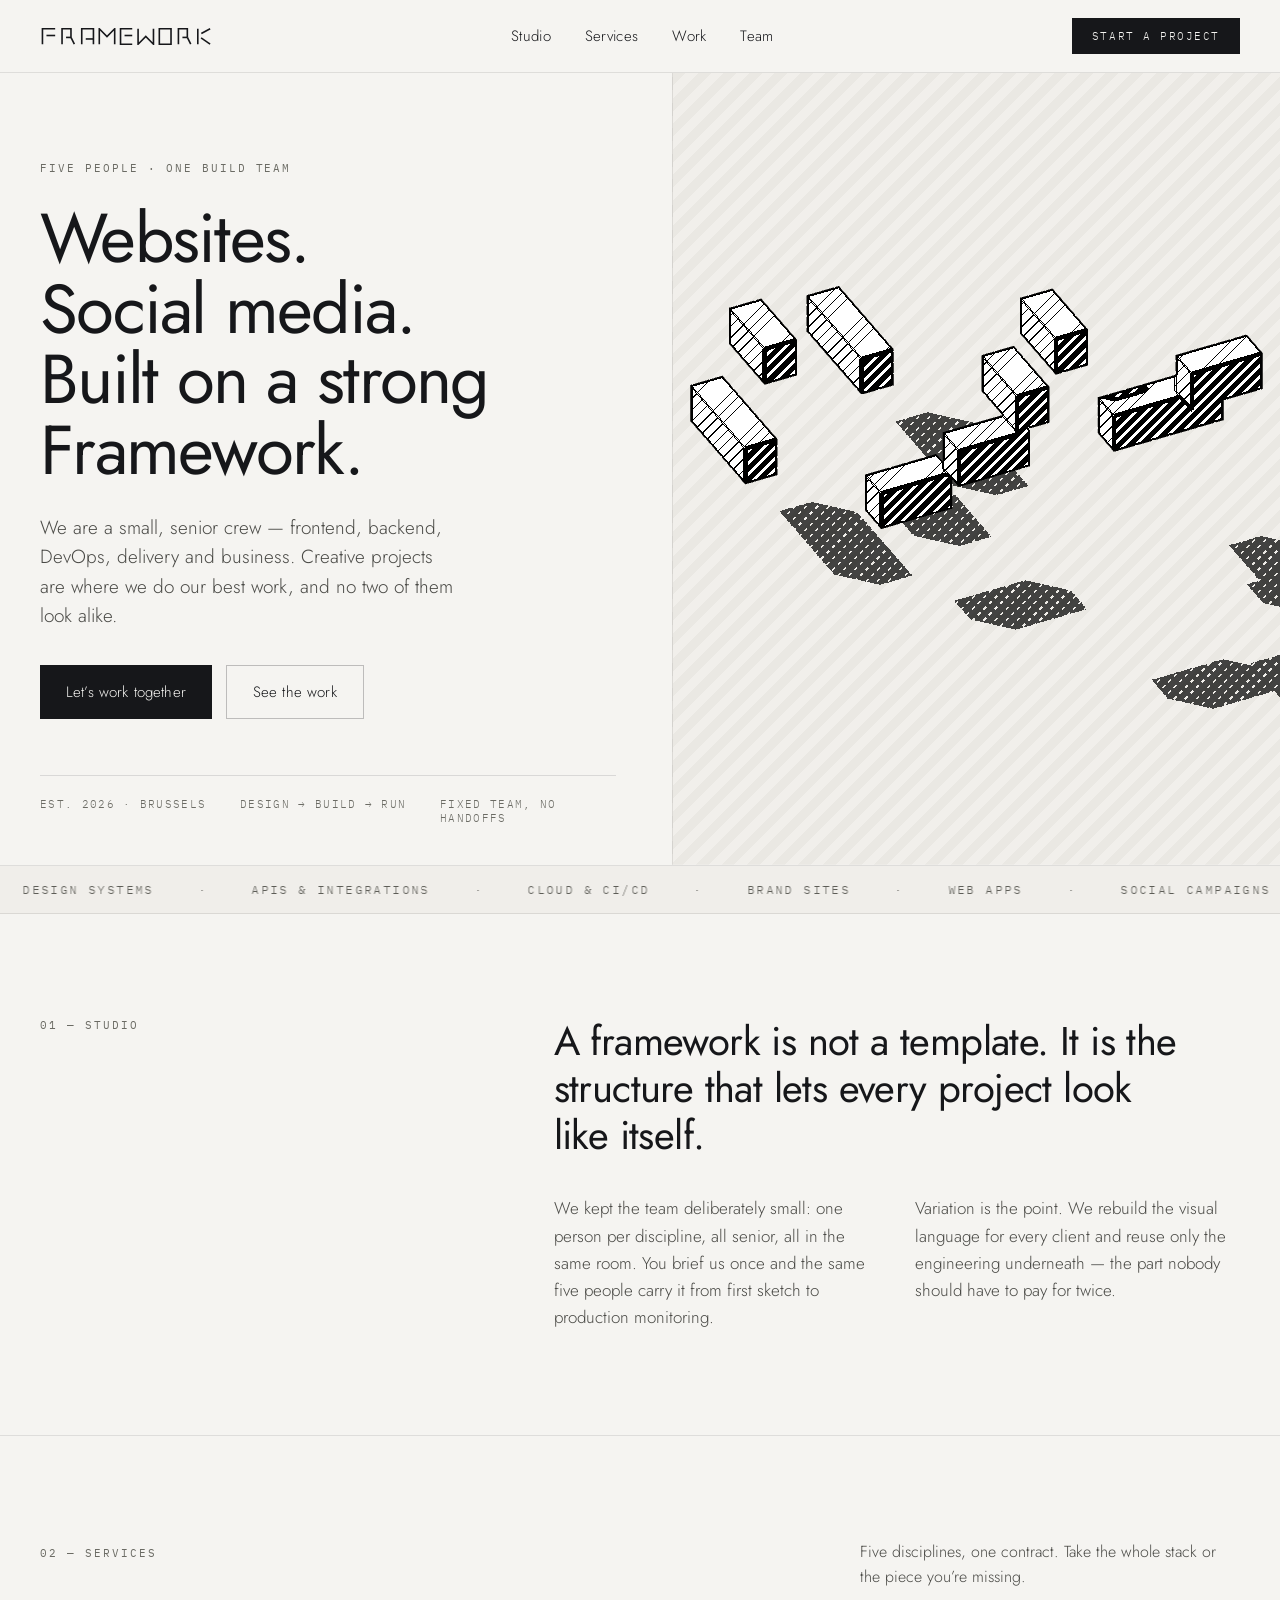
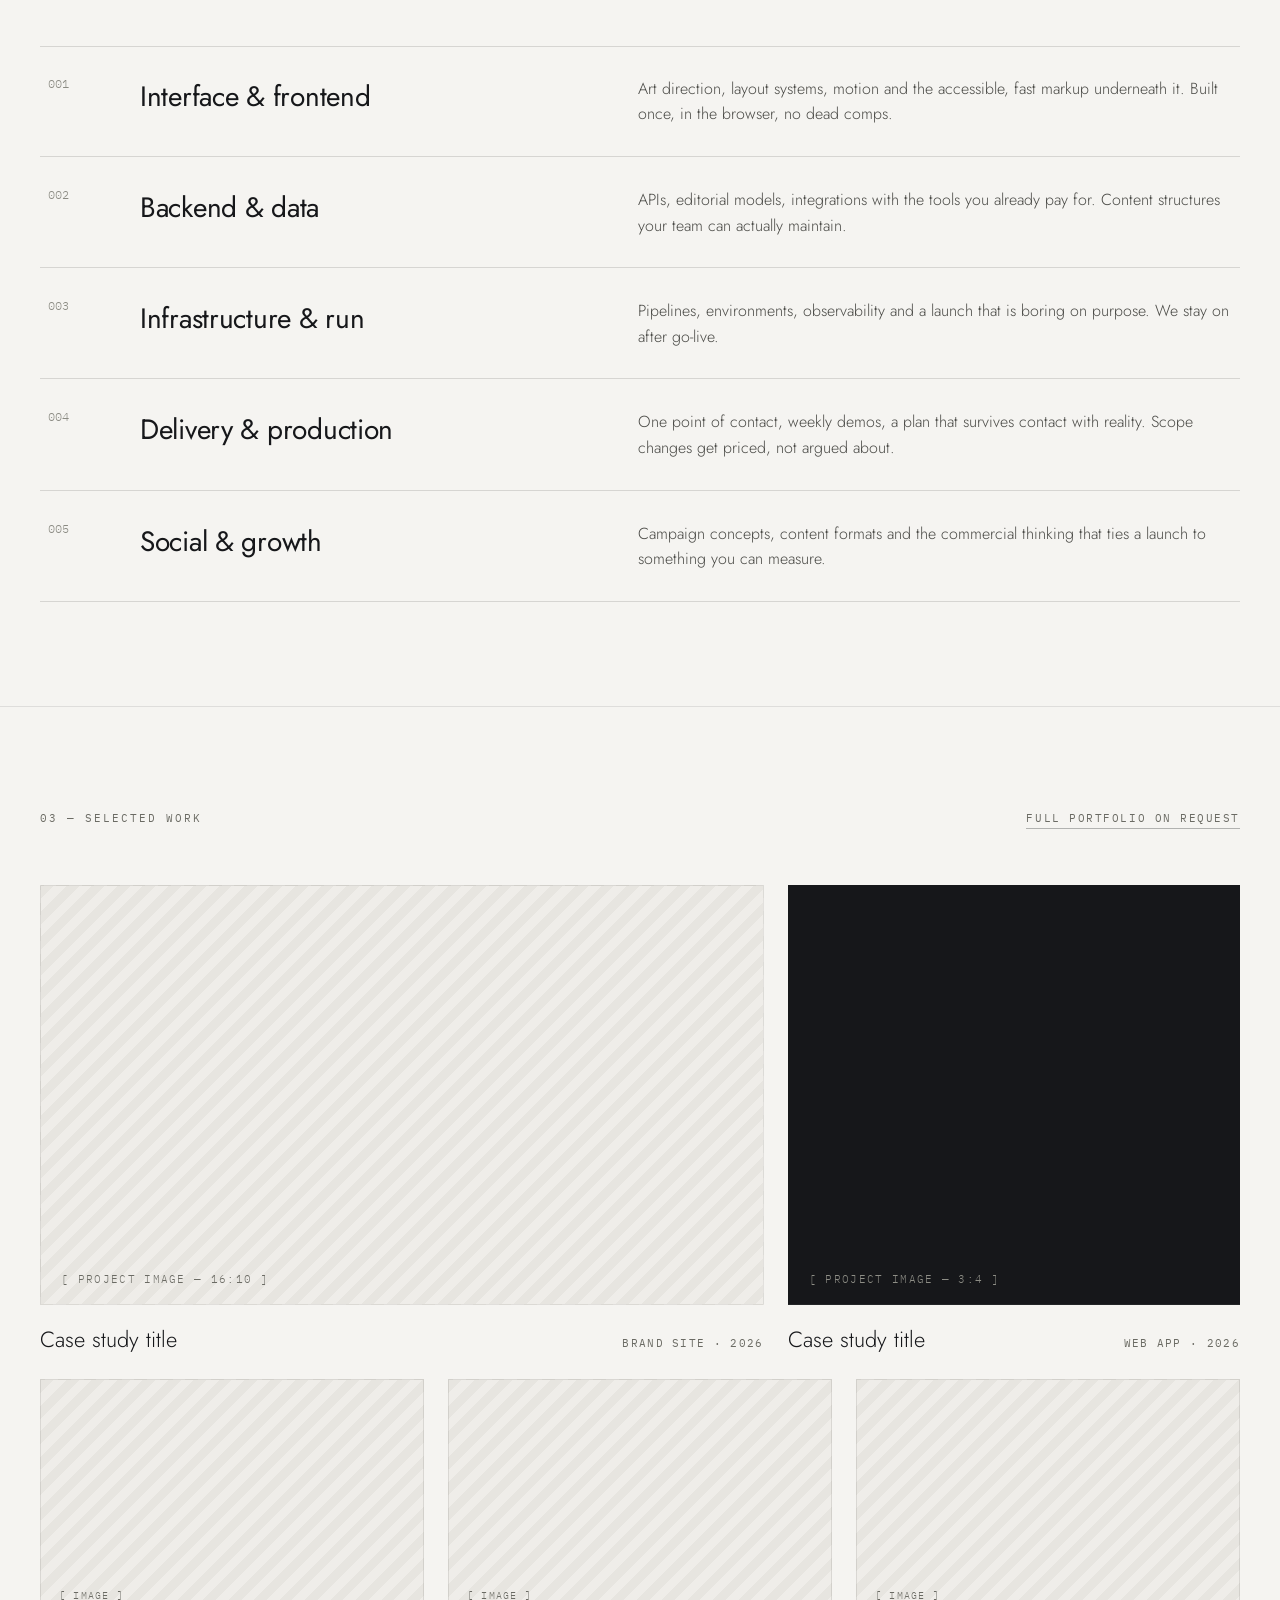
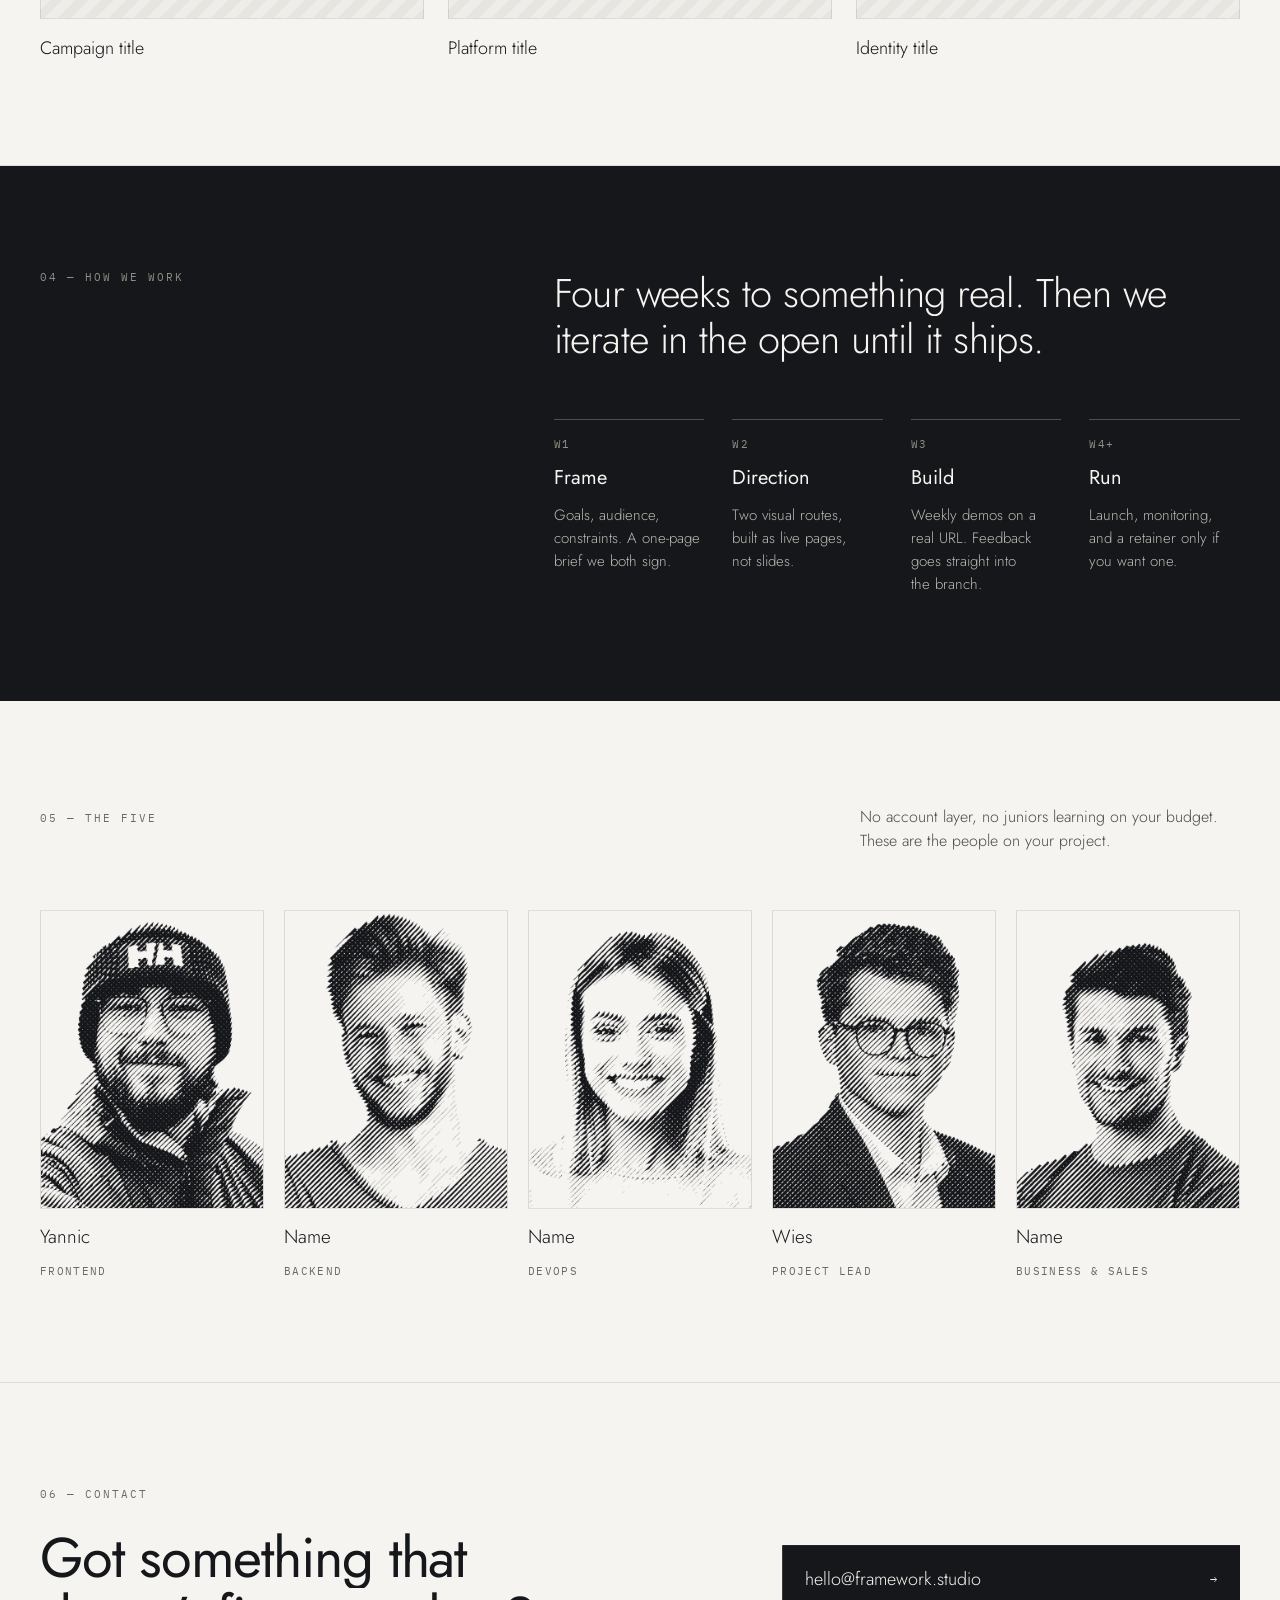
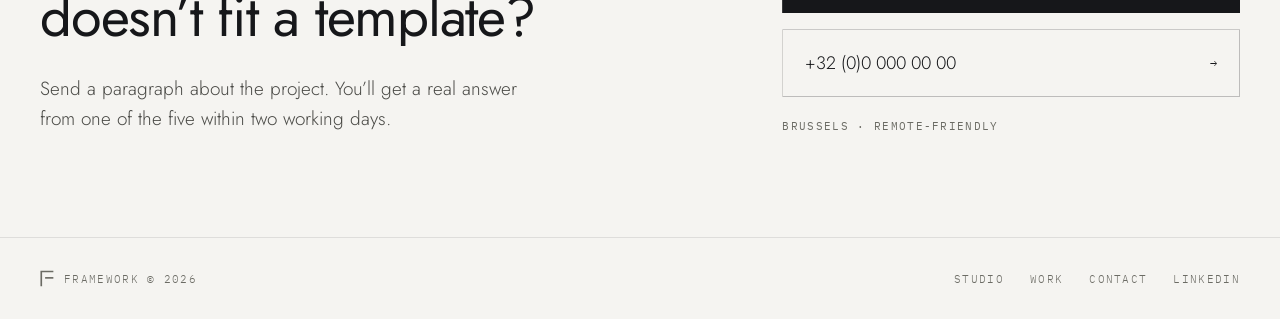
<file: index.html>
<!DOCTYPE html>
<html lang="en">
<head>
<meta charset="utf-8">
<meta name="viewport" content="width=device-width, initial-scale=1">
<title>Framework — Websites, social media, built on a strong framework</title>
<meta name="description" content="Framework is a five-person build team in Brussels. Frontend, backend, DevOps, delivery and business — websites, web apps and social campaigns, from first sketch to production.">
<meta name="theme-color" content="#F5F4F1">
<link rel="icon" href="/assets/favicon.svg" type="image/svg+xml">
<link rel="canonical" href="https://framework.studio/">

<meta property="og:type" content="website">
<meta property="og:title" content="Framework — one small, senior build team">
<meta property="og:description" content="Websites, web apps and social campaigns. Five people, one contract, from first sketch to production monitoring.">
<meta property="og:image" content="/assets/og.png">
<meta name="twitter:card" content="summary_large_image">

<script>
  // Gate every motion state on a class, so the page is fully legible without JS
  // and for anyone who asked their OS for less movement.
  if (!window.matchMedia('(prefers-reduced-motion: reduce)').matches) {
    var root = document.documentElement;
    root.classList.add('motion');
    // Failsafe: if motion.js never reports in, drop the class so nothing stays hidden.
    setTimeout(function () {
      if (!root.classList.contains('motion-ready')) root.classList.remove('motion');
    }, 3000);
  }
</script>

<link rel="preconnect" href="https://fonts.googleapis.com">
<link rel="preconnect" href="https://fonts.gstatic.com" crossorigin>
<link href="https://fonts.googleapis.com/css2?family=Jost:wght@300;400;500;600&family=IBM+Plex+Mono:wght@400;500&display=swap" rel="stylesheet">
<link rel="stylesheet" href="/styles.css">
</head>
<body>

<a class="skip-link" href="#main">Skip to content</a>

<header class="site-header">
  <a class="wordmark" href="#top" data-scroll-to data-scroll-to-offset="0" aria-label="Framework — home">
    <!-- Generated by assets/wordmark.js, do not hand-edit. Regenerate with:
         node assets/wordmark.js --variant full --height 17 --class wordmark__art -->
    <svg xmlns="http://www.w3.org/2000/svg" viewBox="-5.22 -5.22 1122.43 110.43" class="wordmark__art" width="172.78" height="17" aria-hidden="true" focusable="false" fill="none" stroke="currentColor" stroke-width="10.43" stroke-linecap="butt" stroke-linejoin="miter"><g transform="translate(10.7,0)"><path d="M0,100 L0,0 L82.61,0"/><path d="M26.09,43.48 L82.61,43.48"/></g><g transform="translate(138,0)"><path d="M0,100 L0,0 L58,0 L58,56"/><path d="M26.09,56 L58,56"/><path d="M58,56 L80,100"/></g><g transform="translate(266,0)"><path d="M0,100 L0,0 L76,0 L76,100"/><path d="M26.09,66 L76,66"/></g><g transform="translate(380,0)"><path d="M0,100 L0,0 L50,50 L100,0 L100,100"/></g><g transform="translate(518,0)"><path d="M76,0 L0,0 L0,100 L76,100"/><path d="M26.09,43.48 L76,43.48"/></g><g transform="translate(632,0)"><path d="M0,0 L0,100 L50,50 L100,100 L100,0"/></g><g transform="translate(770,0)"><path d="M0,0 L76,0 L76,100 L0,100 Z"/></g><g transform="translate(894,0)"><path d="M0,100 L0,0 L58,0 L58,56"/><path d="M26.09,56 L58,56"/><path d="M58,56 L80,100"/></g><g transform="translate(1020,0)"><path d="M0,0 L0,100"/><path d="M80,0 L22.92,31.02"/><path d="M80,100 L21.31,58.53"/></g></svg>
  </a>

  <nav class="site-nav" id="site-nav" aria-label="Primary">
    <a href="#studio" data-scroll-to data-scroll-to-offset="-72">Studio</a>
    <a href="#services" data-scroll-to data-scroll-to-offset="-72">Services</a>
    <a href="#work" data-scroll-to data-scroll-to-offset="-72">Work</a>
    <a href="#team" data-scroll-to data-scroll-to-offset="-72">Team</a>
  </nav>

  <a class="btn btn--solid btn--mono header-cta" href="#contact" data-scroll-to data-scroll-to-offset="-72">Start a project</a>

  <button class="nav-toggle" type="button" aria-expanded="false" aria-controls="site-nav" aria-label="Menu">
    <span></span><span></span>
  </button>
</header>

<main id="main">
  <span id="top"></span>

  <section class="hero reveal">
    <div class="hero__body">
      <div class="hero__intro">
        <span class="mask" style="--d:0ms"><span class="eyebrow">Five people · One build team</span></span>
        <h1>
          <span class="mask" style="--d:80ms"><span>Websites.</span></span>
          <span class="mask" style="--d:160ms"><span>Social media.</span></span>
          <span class="mask" style="--d:240ms"><span>Built on a strong Framework.</span></span>
        </h1>
        <div class="mask" style="--d:400ms"><p class="lede">We are a small, senior crew — frontend, backend, DevOps, delivery and business. Creative projects are where we do our best work, and no two of them look alike.</p></div>
        <div class="hero__actions mask mask--release" style="--d:500ms">
          <div>
            <a class="btn btn--solid" href="#contact" data-scroll-to data-scroll-to-offset="-72">Let&rsquo;s work together</a>
            <a class="btn btn--ghost" href="#work" data-scroll-to data-scroll-to-offset="-72">See the work</a>
          </div>
        </div>
      </div>
      <ul class="hero__meta rule rule--top" style="--d:620ms">
        <li class="mask" style="--d:660ms"><span>Est. 2026 · Brussels</span></li>
        <li class="mask" style="--d:700ms"><span>Design → Build → Run</span></li>
        <li class="mask" style="--d:740ms"><span>Fixed team, no handoffs</span></li>
      </ul>
    </div>
    <div class="hero__figure wipe wipe--right" style="--d:120ms">
      <div class="hero__figure-inner" data-scroll data-scroll-speed="0.03">
        <img src="/assets/hero-blocks.svg" alt="The Framework F, formed by nine blocks that only line up from this angle" width="822" height="714" loading="eager" decoding="async">
      </div>
    </div>
  </section>

  <!-- Two groups ship in the markup so the CSS-only fallback loop is seamless;
       motion.js clones more until the track is wider than the viewport. -->
  <div class="marquee" aria-hidden="true">
    <div class="marquee__track">
      <div class="marquee__group"><span>Brand sites</span><span>·</span><span>Web apps</span><span>·</span><span>Social campaigns</span><span>·</span><span>Design systems</span><span>·</span><span>APIs &amp; integrations</span><span>·</span><span>Cloud &amp; CI/CD</span><span>·</span></div>
      <div class="marquee__group"><span>Brand sites</span><span>·</span><span>Web apps</span><span>·</span><span>Social campaigns</span><span>·</span><span>Design systems</span><span>·</span><span>APIs &amp; integrations</span><span>·</span><span>Cloud &amp; CI/CD</span><span>·</span></div>
    </div>
  </div>

  <section class="section studio reveal" id="studio" aria-labelledby="studio-h">
    <span class="mask"><span class="eyebrow section__index">01 — Studio</span></span>
    <div class="studio__body">
      <h2 id="studio-h" class="h2">
        <span class="mask" style="--d:60ms"><span>A framework is not a template. It is the</span></span>
        <span class="mask" style="--d:130ms"><span>structure that lets every project look like itself.</span></span>
      </h2>
      <div class="studio__cols">
        <div class="mask" style="--d:260ms"><p>We kept the team deliberately small: one person per discipline, all senior, all in the same room. You brief us once and the same five people carry it from first sketch to production monitoring.</p></div>
        <div class="mask" style="--d:330ms"><p>Variation is the point. We rebuild the visual language for every client and reuse only the engineering underneath — the part nobody should have to pay for twice.</p></div>
      </div>
    </div>
  </section>

  <section class="section reveal" id="services" aria-labelledby="services-h">
    <div class="section__head">
      <h2 id="services-h" class="mask"><span class="eyebrow section__index">02 — Services</span></h2>
      <div class="mask" style="--d:80ms"><p class="section__note">Five disciplines, one contract. Take the whole stack or the piece you&rsquo;re missing.</p></div>
    </div>
    <ol class="services rule rule--top" style="--d:180ms">
      <li class="service rule rule--bottom" style="--d:260ms">
        <span class="service__num mask" style="--d:300ms"><span>001</span></span>
        <h3 class="service__title mask" style="--d:300ms"><span>Interface &amp; frontend</span></h3>
        <div class="mask" style="--d:340ms"><p class="service__copy">Art direction, layout systems, motion and the accessible, fast markup underneath it. Built once, in the browser, no dead comps.</p></div>
      </li>
      <li class="service rule rule--bottom" style="--d:340ms">
        <span class="service__num mask" style="--d:380ms"><span>002</span></span>
        <h3 class="service__title mask" style="--d:380ms"><span>Backend &amp; data</span></h3>
        <div class="mask" style="--d:420ms"><p class="service__copy">APIs, editorial models, integrations with the tools you already pay for. Content structures your team can actually maintain.</p></div>
      </li>
      <li class="service rule rule--bottom" style="--d:420ms">
        <span class="service__num mask" style="--d:460ms"><span>003</span></span>
        <h3 class="service__title mask" style="--d:460ms"><span>Infrastructure &amp; run</span></h3>
        <div class="mask" style="--d:500ms"><p class="service__copy">Pipelines, environments, observability and a launch that is boring on purpose. We stay on after go-live.</p></div>
      </li>
      <li class="service rule rule--bottom" style="--d:500ms">
        <span class="service__num mask" style="--d:540ms"><span>004</span></span>
        <h3 class="service__title mask" style="--d:540ms"><span>Delivery &amp; production</span></h3>
        <div class="mask" style="--d:580ms"><p class="service__copy">One point of contact, weekly demos, a plan that survives contact with reality. Scope changes get priced, not argued about.</p></div>
      </li>
      <li class="service rule rule--bottom" style="--d:580ms">
        <span class="service__num mask" style="--d:620ms"><span>005</span></span>
        <h3 class="service__title mask" style="--d:620ms"><span>Social &amp; growth</span></h3>
        <div class="mask" style="--d:660ms"><p class="service__copy">Campaign concepts, content formats and the commercial thinking that ties a launch to something you can measure.</p></div>
      </li>
    </ol>
  </section>

  <section class="section reveal" id="work" aria-labelledby="work-h">
    <div class="section__head">
      <h2 id="work-h" class="mask"><span class="eyebrow section__index">03 — Selected work</span></h2>
      <span class="mask" style="--d:80ms"><a class="link-mono" href="#contact" data-scroll-to data-scroll-to-offset="-72">Full portfolio on request</a></span>
    </div>

    <div class="work-grid work-grid--feature">
      <a class="work" href="#contact" data-scroll-to data-scroll-to-offset="-72">
        <!-- Swap .work__media for <img src="…" alt="…"> when the case study image is ready. -->
        <div class="work__media work__media--wide placeholder wipe wipe--up" style="--d:180ms">
          <span class="placeholder__label">[ project image — 16:10 ]</span>
          <span class="work__hover"><span class="mono-meta">View case study</span></span>
        </div>
        <div class="work__caption">
          <span class="work__title mask" style="--d:300ms"><span>Case study title</span></span>
          <span class="mono-meta mask" style="--d:300ms"><span>Brand site · 2026</span></span>
        </div>
      </a>
      <a class="work" href="#contact" data-scroll-to data-scroll-to-offset="-72">
        <div class="work__media work__media--tall placeholder placeholder--dark wipe wipe--up" style="--d:260ms">
          <span class="placeholder__label">[ project image — 3:4 ]</span>
          <span class="work__hover"><span class="mono-meta">View case study</span></span>
        </div>
        <div class="work__caption">
          <span class="work__title mask" style="--d:380ms"><span>Case study title</span></span>
          <span class="mono-meta mask" style="--d:380ms"><span>Web app · 2026</span></span>
        </div>
      </a>
    </div>

    <div class="work-grid work-grid--trio">
      <a class="work" href="#contact" data-scroll-to data-scroll-to-offset="-72">
        <div class="work__media work__media--short placeholder wipe wipe--up" style="--d:420ms">
          <span class="placeholder__label">[ image ]</span>
          <span class="work__hover"><span class="mono-meta">View project</span></span>
        </div>
        <span class="work__title work__title--sm mask" style="--d:520ms"><span>Campaign title</span></span>
      </a>
      <a class="work" href="#contact" data-scroll-to data-scroll-to-offset="-72">
        <div class="work__media work__media--short placeholder wipe wipe--up" style="--d:480ms">
          <span class="placeholder__label">[ image ]</span>
          <span class="work__hover"><span class="mono-meta">View project</span></span>
        </div>
        <span class="work__title work__title--sm mask" style="--d:580ms"><span>Platform title</span></span>
      </a>
      <a class="work" href="#contact" data-scroll-to data-scroll-to-offset="-72">
        <div class="work__media work__media--short placeholder wipe wipe--up" style="--d:540ms">
          <span class="placeholder__label">[ image ]</span>
          <span class="work__hover"><span class="mono-meta">View project</span></span>
        </div>
        <span class="work__title work__title--sm mask" style="--d:640ms"><span>Identity title</span></span>
      </a>
    </div>
  </section>

  <section class="section section--dark reveal" id="process" aria-labelledby="process-h">
    <span class="mask" style="--d:420ms"><span class="eyebrow section__index">04 — How we work</span></span>
    <div class="process__body">
      <h2 id="process-h" class="h2 h2--light">
        <span class="mask" style="--d:480ms"><span>Four weeks to something real. Then we</span></span>
        <span class="mask" style="--d:550ms"><span>iterate in the open until it ships.</span></span>
      </h2>
      <ol class="steps">
        <li class="step rule rule--top" style="--d:660ms">
          <span class="mono-meta mask" style="--d:700ms"><span>W1</span></span>
          <h3 class="step__title mask" style="--d:720ms"><span>Frame</span></h3>
          <div class="mask" style="--d:760ms"><p>Goals, audience, constraints. A one-page brief we both sign.</p></div>
        </li>
        <li class="step rule rule--top" style="--d:720ms">
          <span class="mono-meta mask" style="--d:760ms"><span>W2</span></span>
          <h3 class="step__title mask" style="--d:780ms"><span>Direction</span></h3>
          <div class="mask" style="--d:820ms"><p>Two visual routes, built as live pages, not slides.</p></div>
        </li>
        <li class="step rule rule--top" style="--d:780ms">
          <span class="mono-meta mask" style="--d:820ms"><span>W3</span></span>
          <h3 class="step__title mask" style="--d:840ms"><span>Build</span></h3>
          <div class="mask" style="--d:880ms"><p>Weekly demos on a real URL. Feedback goes straight into the branch.</p></div>
        </li>
        <li class="step rule rule--top" style="--d:840ms">
          <span class="mono-meta mask" style="--d:880ms"><span>W4+</span></span>
          <h3 class="step__title mask" style="--d:900ms"><span>Run</span></h3>
          <div class="mask" style="--d:940ms"><p>Launch, monitoring, and a retainer only if you want one.</p></div>
        </li>
      </ol>
    </div>
  </section>

  <section class="section reveal" id="team" aria-labelledby="team-h">
    <div class="section__head">
      <h2 id="team-h" class="mask"><span class="eyebrow section__index">05 — The five</span></h2>
      <div class="mask" style="--d:80ms"><p class="section__note">No account layer, no juniors learning on your budget. These are the people on your project.</p></div>
    </div>
    <!-- Portraits are engraved with /photo-stylizer, exported at 3:4 to match
         .member__photo. They carry alt="" on purpose: the name and the role sit right
         beside each one as text, so an alt would only repeat what is already announced,
         and what the picture actually adds — a face — is not something alt can carry. -->
    <ul class="team">
      <li class="member">
        <div class="member__photo wipe wipe--up" style="--d:180ms">
          <img src="/assets/team/frontend.png" alt="" width="1080" height="1440" loading="lazy" decoding="async">
        </div>
        <span class="member__name mask" style="--d:300ms"><span>Yannic</span></span>
        <span class="mono-meta mask" style="--d:320ms"><span>Frontend</span></span>
      </li>
      <li class="member">
        <div class="member__photo wipe wipe--up" style="--d:240ms">
          <img src="/assets/team/backend.png" alt="" width="1080" height="1440" loading="lazy" decoding="async">
        </div>
        <span class="member__name mask" style="--d:360ms"><span>Name</span></span>
        <span class="mono-meta mask" style="--d:380ms"><span>Backend</span></span>
      </li>
      <li class="member">
        <div class="member__photo wipe wipe--up" style="--d:300ms">
          <img src="/assets/team/devops.png" alt="" width="1080" height="1440" loading="lazy" decoding="async">
        </div>
        <span class="member__name mask" style="--d:420ms"><span>Name</span></span>
        <span class="mono-meta mask" style="--d:440ms"><span>DevOps</span></span>
      </li>
      <li class="member">
        <div class="member__photo wipe wipe--up" style="--d:360ms">
          <img src="/assets/team/project-lead.png" alt="" width="1080" height="1440" loading="lazy" decoding="async">
        </div>
        <span class="member__name mask" style="--d:480ms"><span>Wies</span></span>
        <span class="mono-meta mask" style="--d:500ms"><span>Project lead</span></span>
      </li>
      <li class="member">
        <div class="member__photo wipe wipe--up" style="--d:420ms">
          <img src="/assets/team/business.png" alt="" width="1080" height="1440" loading="lazy" decoding="async">
        </div>
        <span class="member__name mask" style="--d:540ms"><span>Name</span></span>
        <span class="mono-meta mask" style="--d:560ms"><span>Business &amp; sales</span></span>
      </li>
    </ul>
  </section>

  <section class="section contact reveal" id="contact" aria-labelledby="contact-h">
    <div class="contact__body">
      <span class="mask"><span class="eyebrow section__index">06 — Contact</span></span>
      <h2 id="contact-h" class="contact__h">
        <span class="mask" style="--d:80ms"><span>Got something that</span></span>
        <span class="mask" style="--d:150ms"><span>doesn&rsquo;t fit a template?</span></span>
      </h2>
      <div class="mask" style="--d:280ms"><p class="lede">Send a paragraph about the project. You&rsquo;ll get a real answer from one of the five within two working days.</p></div>
    </div>
    <div class="contact__actions">
      <a class="contact__link contact__link--solid wipe" style="--d:340ms" href="mailto:hello@framework.studio">
        <span>hello@framework.studio</span><span class="arrow" aria-hidden="true">→</span>
      </a>
      <a class="contact__link wipe" style="--d:420ms" href="tel:+3200000000">
        <span>+32 (0)0 000 00 00</span><span class="arrow" aria-hidden="true">→</span>
      </a>
      <span class="mono-meta contact__where mask" style="--d:520ms"><span>Brussels · Remote-friendly</span></span>
    </div>
  </section>
</main>

<footer class="site-footer">
  <div class="site-footer__brand">
    <svg width="14" height="17" viewBox="0 0 22 26" fill="none" aria-hidden="true" focusable="false">
      <path d="M2 25 L2 2 L21 2" stroke="currentColor" stroke-width="2.6"/>
      <path d="M8 12 L21 12" stroke="currentColor" stroke-width="2.6"/>
    </svg>
    <span>Framework © 2026</span>
  </div>
  <nav class="site-footer__nav" aria-label="Footer">
    <a href="#studio" data-scroll-to data-scroll-to-offset="-72">Studio</a>
    <a href="#work" data-scroll-to data-scroll-to-offset="-72">Work</a>
    <a href="#contact" data-scroll-to data-scroll-to-offset="-72">Contact</a>
    <a href="#contact" data-scroll-to data-scroll-to-offset="-72">LinkedIn</a>
  </nav>
</footer>

<script src="/assets/vendor/locomotive-scroll-5.0.1.min.js"></script>
<!-- Geometry for the hero sculpture. motion.js lazily pulls in the WebGL renderer on
     top of this once the page is idle; without it the SVG above stands on its own. -->
<script src="/assets/blocks.js"></script>
<script src="/assets/motion.js"></script>

</body>
</html>
</file>
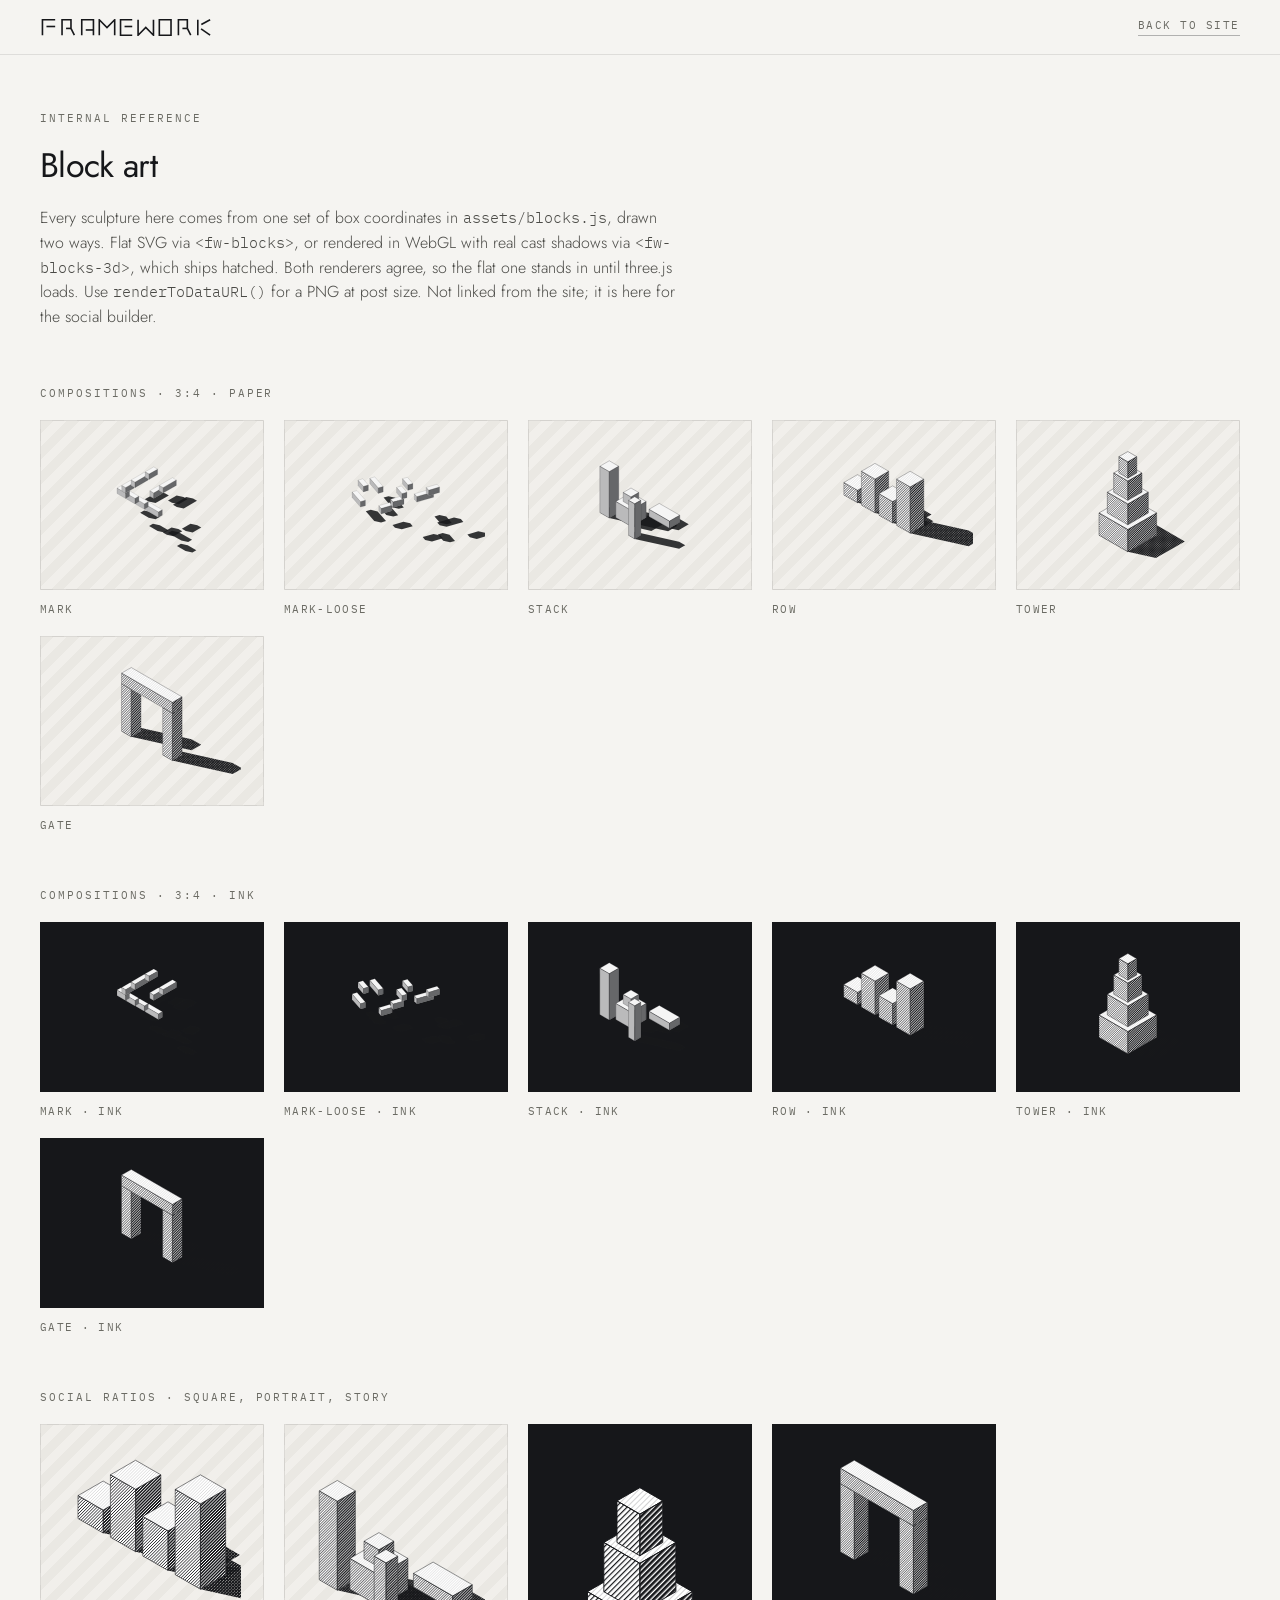
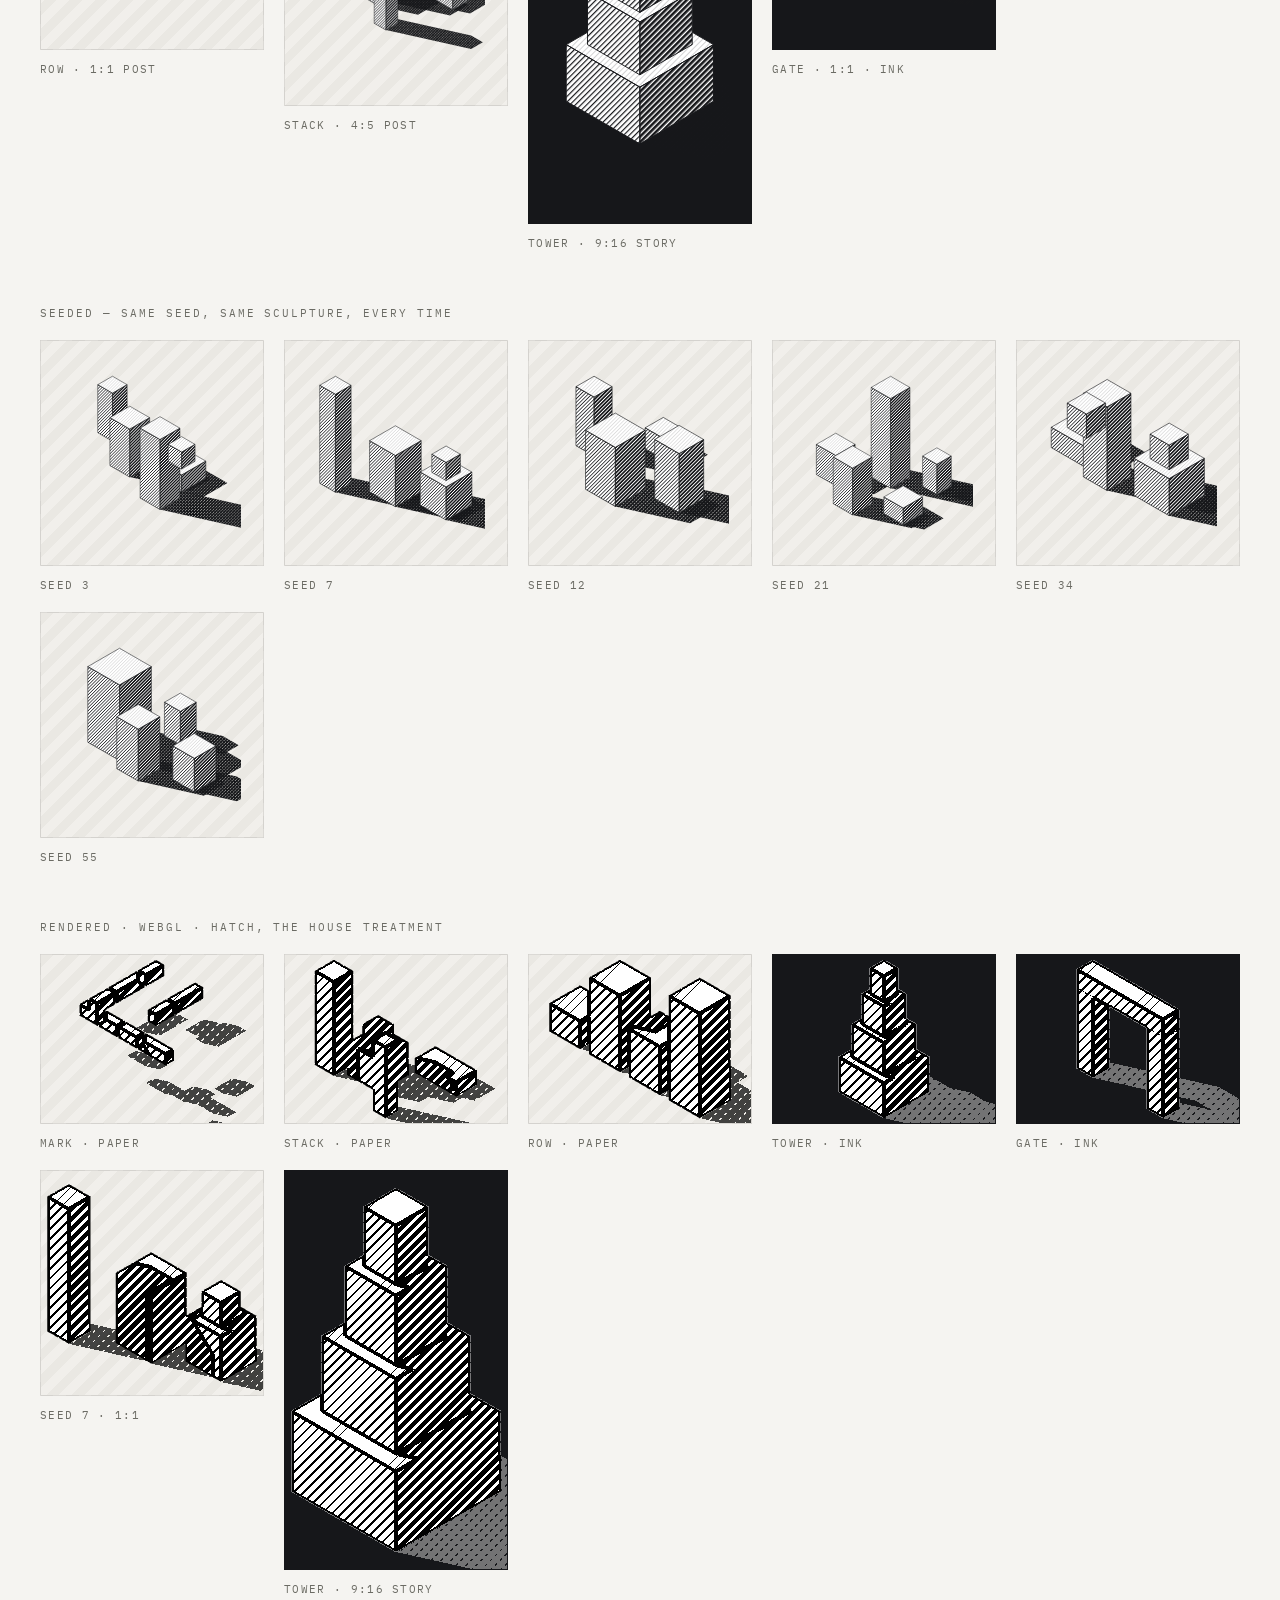
<file: blocks.html>
<!DOCTYPE html>
<html lang="en">
<head>
<meta charset="utf-8">
<meta name="viewport" content="width=device-width, initial-scale=1">
<title>Framework — block art reference</title>
<meta name="description" content="Compositions, ratios and themes available from the fw-blocks component.">
<meta name="robots" content="noindex">
<link rel="icon" href="/assets/favicon.svg" type="image/svg+xml">
<link rel="preconnect" href="https://fonts.googleapis.com">
<link rel="preconnect" href="https://fonts.gstatic.com" crossorigin>
<link href="https://fonts.googleapis.com/css2?family=Jost:wght@300;400&family=IBM+Plex+Mono:wght@400&display=swap" rel="stylesheet">
<link rel="stylesheet" href="/styles.css">
<style>
  .ref { padding: 56px var(--gutter) 96px; }
  .ref__head { display: flex; flex-direction: column; gap: 16px; margin-bottom: 48px; max-width: 640px; }
  .ref h1 { font-size: 34px; font-weight: 400; letter-spacing: -0.02em; }
  .ref h2 { font-size: 11px; font-weight: 400; margin: 56px 0 20px; }
  .ref p { font-size: 16px; line-height: 1.55; color: var(--body); }
  .ref code { font-family: var(--mono); font-size: 0.92em; }

  .grid { display: grid; gap: 20px; grid-template-columns: repeat(auto-fill, minmax(190px, 1fr)); }
  .cell { display: flex; flex-direction: column; gap: 12px; }
  .cell figure {
    margin: 0;
    background: repeating-linear-gradient(135deg, #EAE8E3 0 9px, #F1EFEB 9px 18px);
    border: 1px solid var(--rule);
  }
  .cell figure.on-ink { background: var(--ink); border-color: var(--ink); }
  .cell fw-blocks { display: block; width: 100%; height: 100%; }
</style>
</head>
<body>

<header class="site-header">
  <a class="wordmark" href="/" aria-label="Framework — home">
    <!-- Generated by assets/wordmark.js, do not hand-edit. Regenerate with:
         node assets/wordmark.js --variant full --height 17 --class wordmark__art -->
    <svg xmlns="http://www.w3.org/2000/svg" viewBox="-5.22 -5.22 1122.43 110.43" class="wordmark__art" width="172.78" height="17" aria-hidden="true" focusable="false" fill="none" stroke="currentColor" stroke-width="10.43" stroke-linecap="butt" stroke-linejoin="miter"><g transform="translate(10.7,0)"><path d="M0,100 L0,0 L82.61,0"/><path d="M26.09,43.48 L82.61,43.48"/></g><g transform="translate(138,0)"><path d="M0,100 L0,0 L58,0 L58,56"/><path d="M26.09,56 L58,56"/><path d="M58,56 L80,100"/></g><g transform="translate(266,0)"><path d="M0,100 L0,0 L76,0 L76,100"/><path d="M26.09,66 L76,66"/></g><g transform="translate(380,0)"><path d="M0,100 L0,0 L50,50 L100,0 L100,100"/></g><g transform="translate(518,0)"><path d="M76,0 L0,0 L0,100 L76,100"/><path d="M26.09,43.48 L76,43.48"/></g><g transform="translate(632,0)"><path d="M0,0 L0,100 L50,50 L100,100 L100,0"/></g><g transform="translate(770,0)"><path d="M0,0 L76,0 L76,100 L0,100 Z"/></g><g transform="translate(894,0)"><path d="M0,100 L0,0 L58,0 L58,56"/><path d="M26.09,56 L58,56"/><path d="M58,56 L80,100"/></g><g transform="translate(1020,0)"><path d="M0,0 L0,100"/><path d="M80,0 L22.92,31.02"/><path d="M80,100 L21.31,58.53"/></g></svg>
  </a>
  <a class="link-mono" href="/">Back to site</a>
</header>

<main class="ref">
  <div class="ref__head">
    <span class="eyebrow">Internal reference</span>
    <h1>Block art</h1>
    <p>Every sculpture here comes from one set of box coordinates in
      <code>assets/blocks.js</code>, drawn two ways. Flat SVG via
      <code>&lt;fw-blocks&gt;</code>, or rendered in WebGL with real cast shadows via
      <code>&lt;fw-blocks-3d&gt;</code>, which ships hatched. Both renderers agree, so the
      flat one stands in until three.js loads.
      Use <code>renderToDataURL()</code> for a PNG at post size. Not linked from the
      site; it is here for the social builder.</p>
  </div>

  <h2 class="eyebrow">Compositions · 3:4 · paper</h2>
  <div class="grid" data-set="compositions"></div>

  <h2 class="eyebrow">Compositions · 3:4 · ink</h2>
  <div class="grid" data-set="compositions-ink"></div>

  <h2 class="eyebrow">Social ratios · square, portrait, story</h2>
  <div class="grid" data-set="ratios"></div>

  <h2 class="eyebrow">Seeded — same seed, same sculpture, every time</h2>
  <div class="grid" data-set="seeds"></div>

  <h2 class="eyebrow">Rendered · WebGL · hatch, the house treatment</h2>
  <div class="grid" data-set="three"></div>
</main>

<script src="/assets/blocks.js"></script>
<script type="module" src="/assets/blocks3d.js"></script>
<script>
  (function () {
    var RATIO_BOX = { '3:4': '75%', '1:1': '100%', '4:5': '125%', '9:16': '177.7%' };

    function cell(attrs, caption, onInk, ratio) {
      var wrap = document.createElement('div');
      wrap.className = 'cell';

      var fig = document.createElement('figure');
      if (onInk) fig.className = 'on-ink';
      fig.style.position = 'relative';
      fig.style.paddingTop = RATIO_BOX[ratio] || '75%';

      var art = document.createElement('fw-blocks');
      Object.keys(attrs).forEach(function (k) { art.setAttribute(k, attrs[k]); });
      art.style.position = 'absolute';
      art.style.inset = '0';
      art.style.padding = '10%';
      fig.appendChild(art);

      var label = document.createElement('span');
      label.className = 'mono-meta';
      label.textContent = caption;

      wrap.appendChild(fig);
      wrap.appendChild(label);
      return wrap;
    }

    function fill(name, cells) {
      var host = document.querySelector('[data-set="' + name + '"]');
      cells.forEach(function (c) { host.appendChild(c); });
    }

    var names = FrameworkBlocks.compositions;

    fill('compositions', names.map(function (n) {
      return cell({ composition: n, ratio: '3:4', theme: 'paper' }, n, false, '3:4');
    }));

    fill('compositions-ink', names.map(function (n) {
      return cell({ composition: n, ratio: '3:4', theme: 'ink' }, n + ' · ink', true, '3:4');
    }));

    fill('ratios', [
      cell({ composition: 'row', ratio: '1:1' }, 'row · 1:1 post', false, '1:1'),
      cell({ composition: 'stack', ratio: '4:5' }, 'stack · 4:5 post', false, '4:5'),
      cell({ composition: 'tower', ratio: '9:16', theme: 'ink' }, 'tower · 9:16 story', true, '9:16'),
      cell({ composition: 'gate', ratio: '1:1', theme: 'ink' }, 'gate · 1:1 · ink', true, '1:1')
    ]);

    fill('seeds', [3, 7, 12, 21, 34, 55].map(function (s) {
      return cell({ composition: 'random', seed: String(s), ratio: '1:1' }, 'seed ' + s, false, '1:1');
    }));

    function cell3d(attrs, caption, onInk, ratio) {
      var c = cell({}, caption, onInk, ratio);
      var fig = c.querySelector('figure');
      fig.removeChild(fig.firstElementChild);
      var art = document.createElement('fw-blocks-3d');
      Object.keys(attrs).forEach(function (k) { art.setAttribute(k, attrs[k]); });
      art.style.position = 'absolute';
      art.style.inset = '0';
      art.style.display = 'block';
      fig.appendChild(art);
      return c;
    }

    fill('three', [
      cell3d({ composition: 'mark', ratio: '3:4' }, 'mark · paper', false, '3:4'),
      cell3d({ composition: 'stack', ratio: '3:4' }, 'stack · paper', false, '3:4'),
      cell3d({ composition: 'row', ratio: '3:4' }, 'row · paper', false, '3:4'),
      cell3d({ composition: 'tower', ratio: '3:4', theme: 'ink' }, 'tower · ink', true, '3:4'),
      cell3d({ composition: 'gate', ratio: '3:4', theme: 'ink' }, 'gate · ink', true, '3:4'),
      cell3d({ composition: 'random', seed: '7', ratio: '1:1' }, 'seed 7 · 1:1', false, '1:1'),
      cell3d({ composition: 'tower', ratio: '9:16', theme: 'ink' }, 'tower · 9:16 story', true, '9:16')
    ]);
  })();
</script>

</body>
</html>
</file>
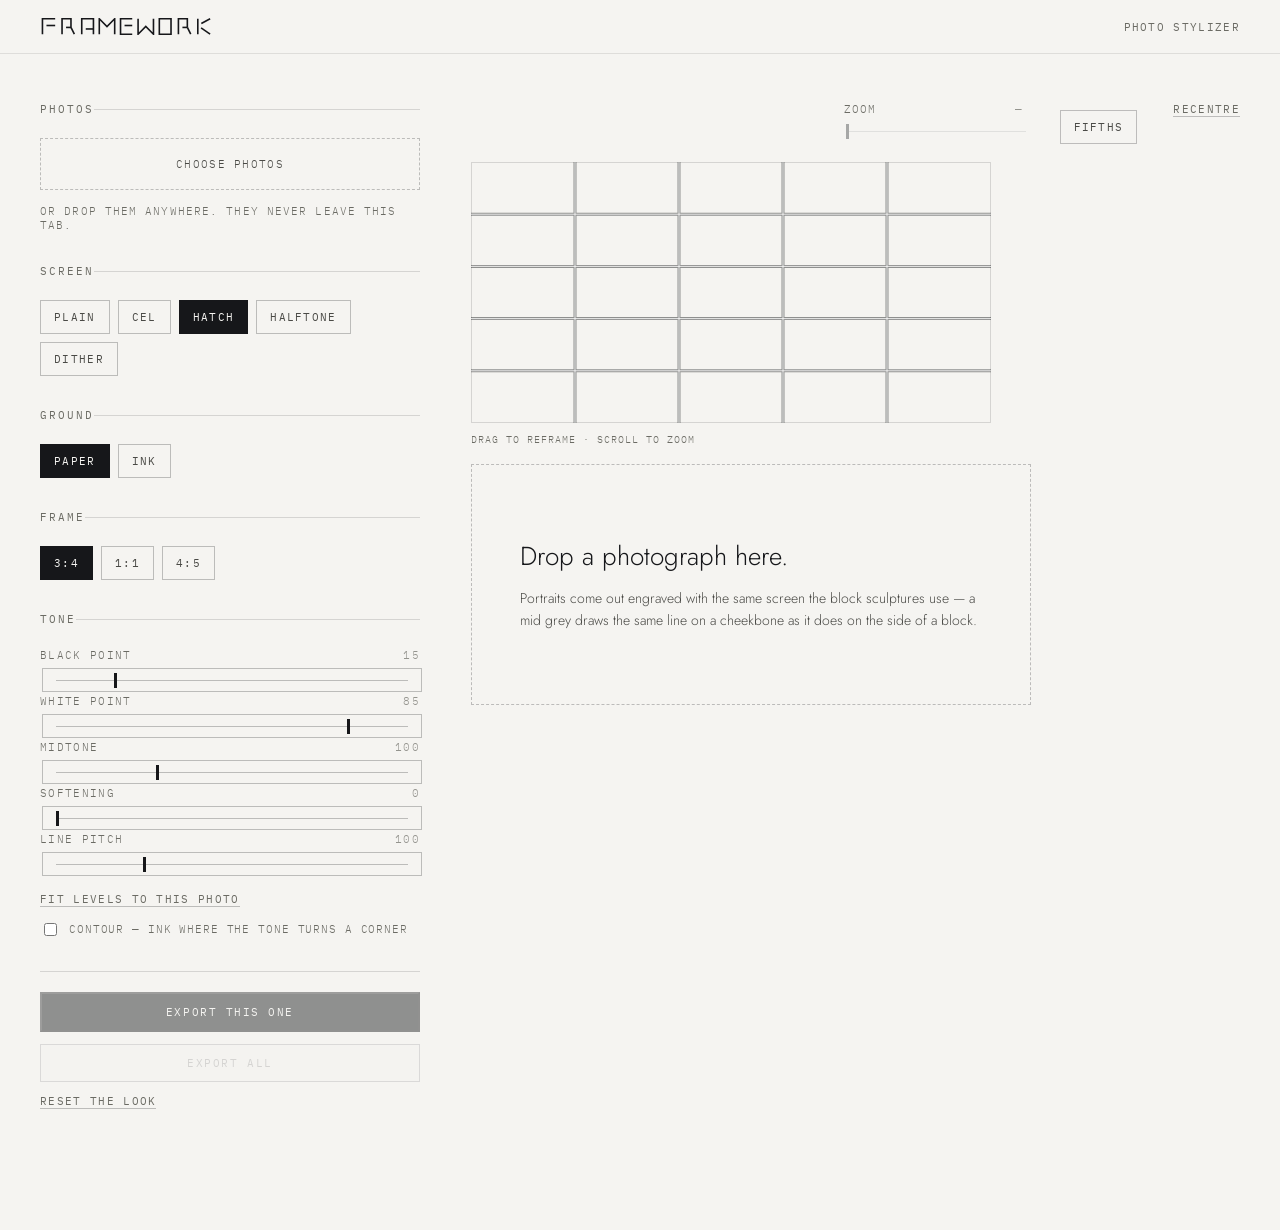
<file: photo-stylizer.html>
<!DOCTYPE html>
<html lang="en">
<head>
<meta charset="utf-8">
<meta name="viewport" content="width=device-width, initial-scale=1">
<title>Framework — Photo stylizer</title>
<meta name="description" content="Internal tool: engrave a photograph with the same screen the block sculptures use.">
<meta name="robots" content="noindex, nofollow">
<link rel="icon" href="/assets/favicon.svg" type="image/svg+xml">
<link rel="preconnect" href="https://fonts.googleapis.com">
<link rel="preconnect" href="https://fonts.gstatic.com" crossorigin>
<link href="https://fonts.googleapis.com/css2?family=Jost:wght@300;400;500&family=IBM+Plex+Mono:wght@400;500&display=swap" rel="stylesheet">
<link rel="stylesheet" href="/styles.css">
<link rel="stylesheet" href="/assets/post/post.css">
<link rel="stylesheet" href="/assets/photo/photo.css">
</head>
<body>

<header class="site-header">
  <a class="wordmark" href="/" aria-label="Framework — home">
    <!-- Generated by assets/wordmark.js, do not hand-edit. Regenerate with:
         node assets/wordmark.js --variant full --height 17 --class wordmark__art -->
    <svg xmlns="http://www.w3.org/2000/svg" viewBox="-5.22 -5.22 1122.43 110.43" class="wordmark__art" width="172.78" height="17" aria-hidden="true" focusable="false" fill="none" stroke="currentColor" stroke-width="10.43" stroke-linecap="butt" stroke-linejoin="miter"><g transform="translate(10.7,0)"><path d="M0,100 L0,0 L82.61,0"/><path d="M26.09,43.48 L82.61,43.48"/></g><g transform="translate(138,0)"><path d="M0,100 L0,0 L58,0 L58,56"/><path d="M26.09,56 L58,56"/><path d="M58,56 L80,100"/></g><g transform="translate(266,0)"><path d="M0,100 L0,0 L76,0 L76,100"/><path d="M26.09,66 L76,66"/></g><g transform="translate(380,0)"><path d="M0,100 L0,0 L50,50 L100,0 L100,100"/></g><g transform="translate(518,0)"><path d="M76,0 L0,0 L0,100 L76,100"/><path d="M26.09,43.48 L76,43.48"/></g><g transform="translate(632,0)"><path d="M0,0 L0,100 L50,50 L100,100 L100,0"/></g><g transform="translate(770,0)"><path d="M0,0 L76,0 L76,100 L0,100 Z"/></g><g transform="translate(894,0)"><path d="M0,100 L0,0 L58,0 L58,56"/><path d="M26.09,56 L58,56"/><path d="M58,56 L80,100"/></g><g transform="translate(1020,0)"><path d="M0,0 L0,100"/><path d="M80,0 L22.92,31.02"/><path d="M80,100 L21.31,58.53"/></g></svg>
  </a>
  <span class="mono-meta">Photo stylizer</span>
</header>

<main class="pg ps">

  <section class="pg__controls" aria-label="Photo settings">

    <fieldset class="pg__group">
      <legend class="eyebrow">Photos</legend>
      <label class="ps__file">
        <input type="file" accept="image/*" multiple data-file>
        <span>Choose photos</span>
      </label>
      <p class="pg__note">Or drop them anywhere. They never leave this tab.</p>
    </fieldset>

    <fieldset class="pg__group">
      <legend class="eyebrow">Screen</legend>
      <div class="pg__choices" data-choices="style"></div>
    </fieldset>

    <fieldset class="pg__group">
      <legend class="eyebrow">Ground</legend>
      <div class="pg__choices" data-choices="theme"></div>
    </fieldset>

    <fieldset class="pg__group">
      <legend class="eyebrow">Frame</legend>
      <div class="pg__choices" data-choices="ratio"></div>
    </fieldset>

    <fieldset class="pg__group">
      <legend class="eyebrow">Tone</legend>
      <div data-sliders></div>
      <button class="pg__reroll" type="button" data-fit>Fit levels to this photo</button>
      <label class="ps__check">
        <input type="checkbox" data-contour>
        <span>Contour — ink where the tone turns a corner</span>
      </label>
    </fieldset>

    <div class="pg__actions">
      <button class="btn btn--solid btn--mono" type="button" data-export disabled>Export this one</button>
      <button class="btn btn--ghost btn--mono" type="button" data-export-all disabled>Export all</button>
      <button class="pg__reroll" type="button" data-reset>Reset the look</button>
      <p class="pg__note" data-note role="status"></p>
    </div>

  </section>

  <section class="pg__previews" aria-label="Preview">

    <div class="ps__bar">
      <span class="ps__title"><strong data-name></strong> <em data-dims></em></span>
      <label class="ps__zoom">
        <span class="pg__label"><span>Zoom</span> <em data-value="zoom">—</em></span>
        <input type="range" min="100" max="400" step="1" value="100" data-zoom disabled>
      </label>
      <button class="pg__choice" type="button" data-guides aria-pressed="true">Fifths</button>
      <button class="pg__reroll" type="button" data-recentre>Recentre</button>
    </div>

    <div class="ps__stage" data-preview hidden>
      <div class="ps__frame">
        <canvas data-canvas role="img" aria-label="Engraved portrait — drag to reframe"></canvas>
        <!-- A 5-unit viewBox with no aspect correction puts the lines exactly on the
             fifths at any frame ratio; non-scaling-stroke keeps them one hairline in both
             directions rather than stretched to match. The path is drawn twice, dark under
             light, the way a viewfinder does it — see photo.css. -->
        <svg class="ps__guides" viewBox="0 0 5 5" preserveAspectRatio="none" aria-hidden="true" data-grid>
          <path class="ps__guides-halo" d="M1 0V5M2 0V5M3 0V5M4 0V5M0 1H5M0 2H5M0 3H5M0 4H5" vector-effect="non-scaling-stroke"/>
          <path class="ps__guides-line" d="M1 0V5M2 0V5M3 0V5M4 0V5M0 1H5M0 2H5M0 3H5M0 4H5" vector-effect="non-scaling-stroke"/>
        </svg>
      </div>
      <p class="ps__hint">Drag to reframe · scroll to zoom</p>
    </div>

    <div class="ps__well" data-empty>
      <p>Drop a photograph here.</p>
      <p class="ps__well-note">Portraits come out engraved with the same screen the block sculptures use — a mid grey draws the same line on a cheekbone as it does on the side of a block.</p>
    </div>

    <div class="ps__strip" data-strip aria-label="Loaded photos"></div>

  </section>

</main>

<script src="/assets/photo/state.js"></script>
<script type="module" src="/assets/photo/app.js"></script>

</body>
</html>
</file>
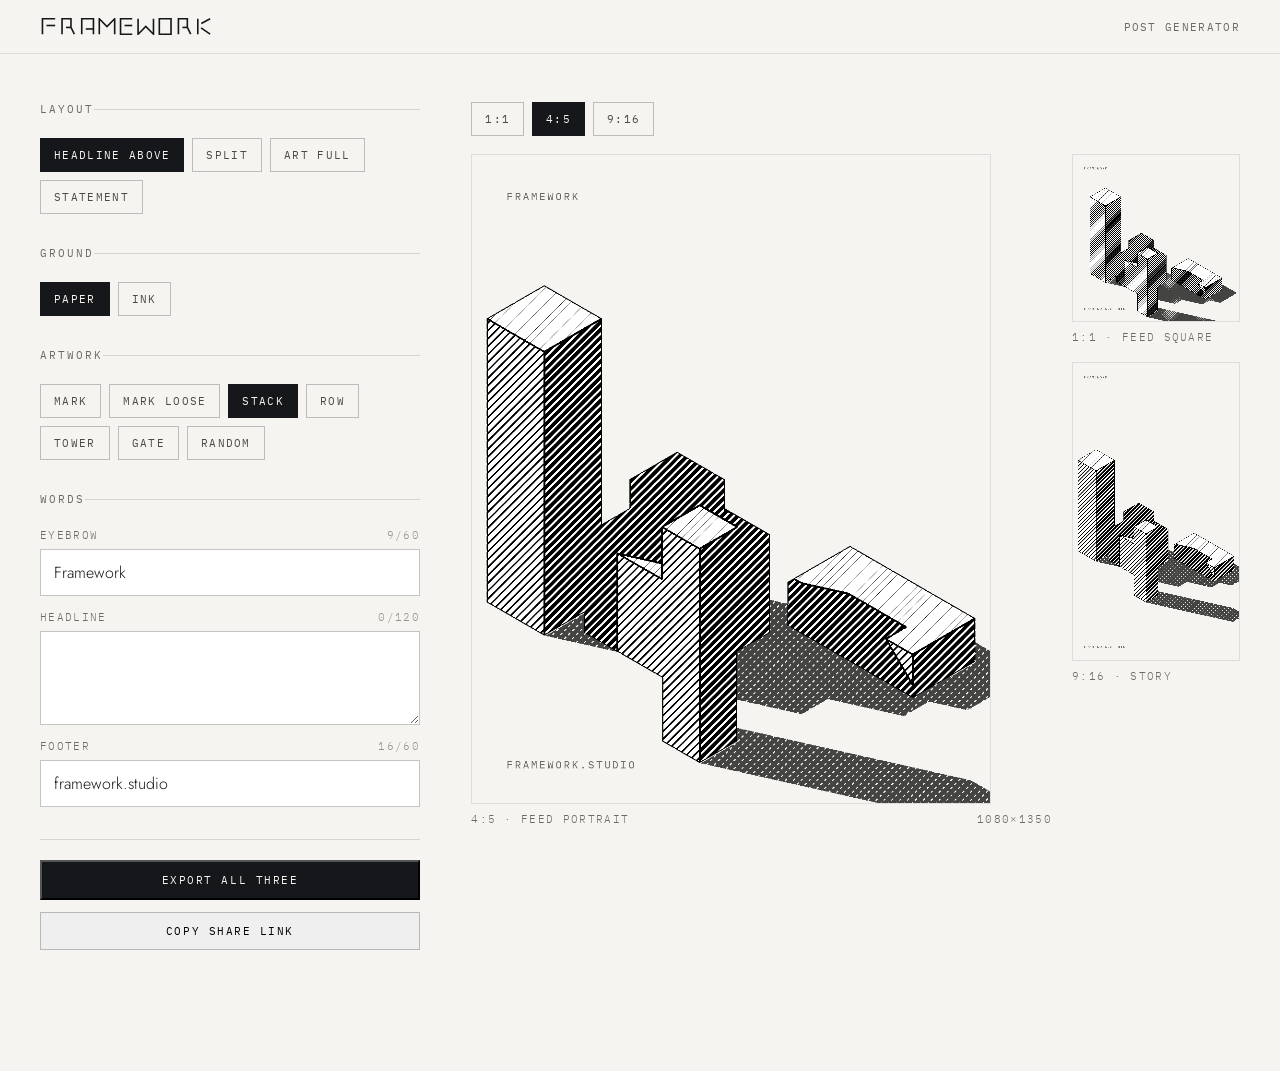
<file: post-generator.html>
<!DOCTYPE html>
<html lang="en">
<head>
<meta charset="utf-8">
<meta name="viewport" content="width=device-width, initial-scale=1">
<title>Framework — Post generator</title>
<meta name="description" content="Internal tool: compose a Framework post and export it at all three Instagram sizes.">
<meta name="robots" content="noindex, nofollow">
<link rel="icon" href="/assets/favicon.svg" type="image/svg+xml">
<link rel="preconnect" href="https://fonts.googleapis.com">
<link rel="preconnect" href="https://fonts.gstatic.com" crossorigin>
<link href="https://fonts.googleapis.com/css2?family=Jost:wght@300;400;500&family=IBM+Plex+Mono:wght@400;500&display=swap" rel="stylesheet">
<link rel="stylesheet" href="/styles.css">
<link rel="stylesheet" href="/assets/post/post.css">
</head>
<body>

<header class="site-header">
  <a class="wordmark" href="/" aria-label="Framework — home">
    <!-- Generated by assets/wordmark.js, do not hand-edit. Regenerate with:
         node assets/wordmark.js --variant full --height 17 --class wordmark__art -->
    <svg xmlns="http://www.w3.org/2000/svg" viewBox="-5.22 -5.22 1122.43 110.43" class="wordmark__art" width="172.78" height="17" aria-hidden="true" focusable="false" fill="none" stroke="currentColor" stroke-width="10.43" stroke-linecap="butt" stroke-linejoin="miter"><g transform="translate(10.7,0)"><path d="M0,100 L0,0 L82.61,0"/><path d="M26.09,43.48 L82.61,43.48"/></g><g transform="translate(138,0)"><path d="M0,100 L0,0 L58,0 L58,56"/><path d="M26.09,56 L58,56"/><path d="M58,56 L80,100"/></g><g transform="translate(266,0)"><path d="M0,100 L0,0 L76,0 L76,100"/><path d="M26.09,66 L76,66"/></g><g transform="translate(380,0)"><path d="M0,100 L0,0 L50,50 L100,0 L100,100"/></g><g transform="translate(518,0)"><path d="M76,0 L0,0 L0,100 L76,100"/><path d="M26.09,43.48 L76,43.48"/></g><g transform="translate(632,0)"><path d="M0,0 L0,100 L50,50 L100,100 L100,0"/></g><g transform="translate(770,0)"><path d="M0,0 L76,0 L76,100 L0,100 Z"/></g><g transform="translate(894,0)"><path d="M0,100 L0,0 L58,0 L58,56"/><path d="M26.09,56 L58,56"/><path d="M58,56 L80,100"/></g><g transform="translate(1020,0)"><path d="M0,0 L0,100"/><path d="M80,0 L22.92,31.02"/><path d="M80,100 L21.31,58.53"/></g></svg>
  </a>
  <span class="mono-meta">Post generator</span>
</header>

<main class="pg">

  <section class="pg__controls" aria-label="Post settings">

    <fieldset class="pg__group">
      <legend class="eyebrow">Layout</legend>
      <div class="pg__choices" data-choices="layout"></div>
    </fieldset>

    <fieldset class="pg__group">
      <legend class="eyebrow">Ground</legend>
      <div class="pg__choices" data-choices="theme"></div>
    </fieldset>

    <fieldset class="pg__group">
      <legend class="eyebrow">Artwork</legend>
      <div class="pg__choices" data-choices="composition"></div>
      <button class="pg__reroll" type="button" data-reroll hidden>Re-roll seed</button>
    </fieldset>

    <fieldset class="pg__group">
      <legend class="eyebrow">Words</legend>

      <label class="pg__field">
        <span class="pg__label">Eyebrow <em data-count="eyebrow"></em></span>
        <input type="text" data-field="eyebrow" autocomplete="off">
      </label>

      <label class="pg__field">
        <span class="pg__label">Headline <em data-count="headline"></em></span>
        <textarea rows="3" data-field="headline" autocomplete="off"></textarea>
      </label>

      <label class="pg__field">
        <span class="pg__label">Footer <em data-count="footer"></em></span>
        <input type="text" data-field="footer" autocomplete="off">
      </label>
    </fieldset>

    <div class="pg__actions">
      <button class="btn btn--solid btn--mono" type="button" data-export disabled>Preparing fonts…</button>
      <button class="btn btn--ghost btn--mono" type="button" data-share>Copy share link</button>
      <p class="pg__note" data-share-note role="status"></p>
    </div>

  </section>

  <section class="pg__previews" aria-label="Preview">
    <div class="pg__ratios" role="radiogroup" aria-label="Enlarged ratio" data-ratios></div>
    <div class="pg__stage" data-stage></div>
  </section>

</main>

<script src="/assets/blocks.js"></script>
<script src="/assets/post/state.js"></script>
<script src="/assets/post/layouts.js"></script>
<script type="module" src="/assets/post/app.js"></script>

</body>
</html>
</file>
<file: styles.css>
/* Framework — site styles
   Design tokens follow the "Framework Site" canvas: warm paper ground, near-black ink,
   Jost for text and IBM Plex Mono for structural labels.

   Motion direction — "Scaffold": the page assembles the way the studio builds a site.
   Hairlines draw first, then content slides up into the frame it just made. Two
   primitives only, .mask (slide out from behind a clipped edge) and .wipe (hard-edged
   clip reveal). No fades, no blur, no scale-bounce. Every motion state is gated on
   html.motion, so the page is complete and static without JS or with reduced motion on. */

/* Vendor — lenis (bundled inside locomotive-scroll v5). Keep in sync on upgrade. */
html.lenis,
html.lenis body { height: auto; }
.lenis:not(.lenis-autoToggle).lenis-stopped { overflow: clip; }
.lenis [data-lenis-prevent],
.lenis [data-lenis-prevent-wheel],
.lenis [data-lenis-prevent-touch] { overscroll-behavior: contain; }
.lenis.lenis-smooth iframe { pointer-events: none; }
.lenis.lenis-autoToggle { transition-behavior: allow-discrete; transition-duration: 1ms; transition-property: overflow; }

:root {
  --paper: #F5F4F1;
  --paper-band: #F0EEEA;
  --ink: #16171A;
  --ink-hover: #3A3B3F;
  --body: #4A4A46;
  --muted: #6B6B64;
  --faint: #8A8A82;
  --on-dark: #F5F4F1;
  --on-dark-muted: #8E8E86;
  --on-dark-body: #B9B9B2;

  --rule: rgba(22, 23, 26, 0.1);
  --rule-strong: rgba(22, 23, 26, 0.14);
  --rule-input: rgba(22, 23, 26, 0.25);
  --tint: rgba(22, 23, 26, 0.04);

  --sans: 'Jost', 'Helvetica Neue', Helvetica, Arial, sans-serif;
  --mono: 'IBM Plex Mono', ui-monospace, SFMono-Regular, Menlo, monospace;

  --gutter: 40px;
  --section-y: 104px;
  --header-h: 65px;

  /* Motion */
  --ease-mask: cubic-bezier(0.19, 1, 0.22, 1);
  --ease-wipe: cubic-bezier(0.65, 0, 0.35, 1);
  --ease-ui: cubic-bezier(0.4, 0, 0.2, 1);
  --t-mask: 900ms;
  --t-wipe: 1000ms;
}

*,
*::before,
*::after { box-sizing: border-box; }

html {
  scroll-behavior: smooth;
  scroll-padding-top: calc(var(--header-h) + 16px);
  -webkit-text-size-adjust: 100%;
}
/* Lenis owns scrolling once motion.js is up. */
html.motion-ready { scroll-behavior: auto; }

body {
  margin: 0;
  background: var(--paper);
  color: var(--ink);
  font-family: var(--sans);
  font-weight: 300;
  -webkit-font-smoothing: antialiased;
  -moz-osx-font-smoothing: grayscale;
}

img, svg { display: block; max-width: 100%; }

a {
  color: var(--ink);
  text-decoration: none;
  transition: color 0.18s var(--ease-ui), background-color 0.18s var(--ease-ui), border-color 0.18s var(--ease-ui);
}
a:hover { color: var(--muted); }

::selection { background: var(--ink); color: var(--paper); }

:focus-visible {
  outline: 2px solid var(--ink);
  outline-offset: 3px;
}

h1, h2, h3, p, ul, ol { margin: 0; }
ul, ol { padding: 0; list-style: none; }

.skip-link {
  position: absolute;
  left: -9999px;
  top: 0;
  z-index: 100;
  padding: 12px 18px;
  background: var(--ink);
  color: var(--on-dark);
  font-family: var(--mono);
  font-size: 12px;
}
.skip-link:focus { left: 8px; top: 8px; color: var(--on-dark); }

/* ---------- Motion primitives ---------- */

.mask { display: block; overflow: hidden; }
.mask > * { display: block; }

html.motion .reveal .mask > * {
  transform: translateY(105%);
  transition: transform var(--t-mask) var(--ease-mask) var(--d, 0ms);
}
html.motion .reveal.is-in .mask > * { transform: translateY(0); }

html.motion .reveal .wipe {
  clip-path: inset(0 100% 0 0);
  transition: clip-path var(--t-wipe) var(--ease-wipe) var(--d, 0ms);
}
html.motion .reveal .wipe--up { clip-path: inset(0 0 100% 0); }
html.motion .reveal .wipe--right { clip-path: inset(0 0 0 100%); }
html.motion .reveal.is-in .wipe { clip-path: inset(0 0 0 0); }

/* Drawn hairlines — the signature. Every structural rule scales in from the left. */
.rule { position: relative; }
.rule--top::before,
.rule--bottom::after {
  content: '';
  position: absolute;
  left: 0;
  right: 0;
  height: 1px;
  background: var(--rule-line, var(--rule-strong));
  pointer-events: none;
}
.rule--top::before { top: 0; }
.rule--bottom::after { bottom: 0; }

html.motion .reveal .rule--top::before,
html.motion .reveal .rule--bottom::after {
  transform: scaleX(0);
  transform-origin: left center;
  transition: transform 800ms var(--ease-wipe) var(--d, 0ms);
}
html.motion .reveal.is-in .rule--top::before,
html.motion .reveal.is-in .rule--bottom::after { transform: scaleX(1); }

/* Once a group has finished, drop the clipping so focus rings are never cut off. */
html.motion .reveal.is-done .mask { overflow: visible; }
html.motion .reveal.is-done .wipe { clip-path: none; }

/* ---------- Shared type ---------- */

.eyebrow,
.mono-meta,
.link-mono {
  font-family: var(--mono);
  font-weight: 400;
  text-transform: uppercase;
  color: var(--muted);
}

.eyebrow {
  font-size: 11px;
  letter-spacing: 0.18em;
}

.mono-meta {
  font-size: 11px;
  letter-spacing: 0.12em;
}

.link-mono {
  font-size: 11px;
  letter-spacing: 0.14em;
  border-bottom: 1px solid rgba(22, 23, 26, 0.3);
  padding-bottom: 3px;
}
.link-mono:hover { border-bottom-color: var(--ink); }

.h2 {
  font-size: clamp(28px, 3.2vw, 40px);
  line-height: 1.18;
  font-weight: 400;
  letter-spacing: -0.015em;
  text-wrap: pretty;
}

.h2--light { font-weight: 300; line-height: 1.16; max-width: 720px; }

.lede {
  font-size: clamp(17px, 1.5vw, 19px);
  line-height: 1.55;
  color: var(--body);
  text-wrap: pretty;
}

/* ---------- Buttons ---------- */

.btn {
  display: inline-flex;
  align-items: center;
  gap: 10px;
  padding: 15px 26px;
  font-size: 15px;
  letter-spacing: 0.01em;
}

.btn--solid {
  background: var(--ink);
  color: var(--on-dark);
}
.btn--solid:hover { background: var(--ink-hover); color: var(--on-dark); }

.btn--ghost { border: 1px solid var(--rule-input); }
.btn--ghost:hover { border-color: var(--ink); background: var(--tint); color: var(--ink); }

.btn--mono {
  padding: 11px 20px;
  font-family: var(--mono);
  font-size: 11px;
  letter-spacing: 0.14em;
  text-transform: uppercase;
}

/* ---------- Header ---------- */

.site-header {
  position: sticky;
  top: 0;
  z-index: 50;
  display: flex;
  align-items: center;
  justify-content: space-between;
  gap: 32px;
  padding: 18px var(--gutter);
  background: rgba(245, 244, 241, 0.86);
  backdrop-filter: blur(12px);
  -webkit-backdrop-filter: blur(12px);
  border-bottom: 1px solid var(--rule);
  transition: padding 300ms var(--ease-ui);
}

/* The header rule doubles as a read-progress bar. */
.site-header::after {
  content: '';
  position: absolute;
  left: 0;
  bottom: -1px;
  width: 100%;
  height: 1px;
  background: var(--ink);
  transform: scaleX(var(--progress, 0));
  transform-origin: left center;
  pointer-events: none;
}

.site-header.is-scrolled { padding-top: 12px; padding-bottom: 12px; }

/* The logo is drawn, not set: assets/wordmark.js generates it from the mark's own
   measurements and the markup is inlined so there is no request and no reflow. It strokes
   in currentColor, which is what keeps the hover state working. */
.wordmark {
  display: flex;
  align-items: center;
}
.wordmark:hover { color: var(--ink); }
.wordmark__art {
  display: block;
  height: 17px;
  width: auto;
  flex: none;
}

.site-nav {
  display: flex;
  gap: 34px;
  font-size: 15px;
  letter-spacing: 0.02em;
}

.nav-toggle {
  display: none;
  flex-direction: column;
  justify-content: center;
  gap: 5px;
  width: 40px;
  height: 40px;
  margin-right: -8px;
  padding: 0;
  border: 0;
  background: none;
  cursor: pointer;
}
.nav-toggle span {
  display: block;
  height: 1.5px;
  width: 20px;
  margin: 0 auto;
  background: var(--ink);
  transition: transform 0.2s var(--ease-ui), opacity 0.2s var(--ease-ui);
}

/* ---------- Hero ---------- */

.hero {
  display: grid;
  grid-template-columns: 1.05fr 0.95fr;
  min-height: 640px;
  border-bottom: 1px solid var(--rule);
}

.hero__body {
  display: flex;
  flex-direction: column;
  justify-content: space-between;
  gap: 56px;
  padding: 88px 56px 40px var(--gutter);
}

.hero__intro {
  display: flex;
  flex-direction: column;
  gap: 28px;
  max-width: 620px;
}

.hero h1 {
  font-size: clamp(40px, 5.4vw, 74px);
  line-height: 1.02;
  font-weight: 400;
  letter-spacing: -0.025em;
  text-wrap: balance;
}

.hero .lede { max-width: 460px; }

.hero__actions { padding-top: 6px; }
.hero__actions > div {
  display: flex;
  gap: 14px;
  flex-wrap: wrap;
}

.hero__meta {
  --rule-line: rgba(22, 23, 26, 0.12);
  display: grid;
  grid-template-columns: repeat(3, 1fr);
  gap: 24px;
  padding-top: 22px;
  font-family: var(--mono);
  font-size: 11px;
  letter-spacing: 0.12em;
  text-transform: uppercase;
  color: var(--muted);
}

.hero__figure {
  position: relative;
  overflow: hidden;
  display: flex;
  align-items: center;
  justify-content: center;
  padding: 30px;
  border-left: 1px solid var(--rule);
  background: repeating-linear-gradient(135deg, #EAE8E3 0 9px, #F1EFEB 9px 18px);
  min-height: 560px;
}

/* Absolutely placed so the art scales to the panel instead of setting its height —
   a percentage max-width on the image would let it inflate the whole hero row.
   Full bleed: the hero sculpture turns, and a turning solid throws its shadow a long way
   to one side, so the art needs the whole panel to move around in. Its own framing keeps
   it clear of the edges, and the parallax drift is a couple of dozen pixels at most. */
.hero__figure-inner {
  position: absolute;
  inset: 0;
  display: flex;
  align-items: center;
  justify-content: center;
  will-change: transform;
}

.hero__figure img {
  width: 100%;
  height: 100%;
  object-fit: contain;
}

/* The rendered sculpture opens on the scattered end of its cycle, which is a frame the
   flat SVG cannot match — it is always the resolved mark. Showing the SVG first and then
   swapping would flash the letter and snap it apart. So with motion on the SVG waits,
   hidden but still in the accessibility tree, and motion.js fades it in only once it
   knows the canvas is not coming: no WebGL, or five seconds gone. Without JS, or under
   reduced motion, the class is never set and the SVG is simply there. */
.motion .hero__figure img {
  opacity: 0;
}

.motion .hero__figure img.is-in {
  opacity: 1;
  transition: opacity 600ms ease;
}

/* ---------- Marquee ---------- */

.marquee {
  overflow: hidden;
  border-bottom: 1px solid var(--rule);
  background: var(--paper-band);
  padding: 16px 0;
}

.marquee__track {
  display: flex;
  width: max-content;
  animation: fw-marquee 34s linear infinite;
  font-family: var(--mono);
  font-size: 12px;
  letter-spacing: 0.2em;
  text-transform: uppercase;
  color: #5C5C56;
}

/* The trailing gap lives inside the group, so group boundaries are invisible. */
.marquee__group {
  display: flex;
  gap: 44px;
  padding-right: 44px;
  flex: none;
  white-space: nowrap;
}

/* Once motion.js runs, scroll velocity drives the track instead of a fixed loop. */
html.motion-ready .marquee__track {
  animation: none;
  transform: translate3d(var(--x, 0px), 0, 0);
  will-change: transform;
}

@keyframes fw-marquee {
  from { transform: translateX(0); }
  to { transform: translateX(-50%); }
}

/* ---------- Sections ---------- */

.section {
  padding: var(--section-y) var(--gutter);
  border-bottom: 1px solid var(--rule);
}

.section__head {
  display: flex;
  align-items: baseline;
  justify-content: space-between;
  gap: 32px;
  margin-bottom: 56px;
}

.section__index { font-weight: 400; }

.section__note {
  max-width: 380px;
  font-size: 16px;
  line-height: 1.55;
  color: var(--body);
}

/* Studio */

.studio {
  display: grid;
  grid-template-columns: 0.8fr 1.2fr;
  gap: 56px;
}

.studio__body {
  display: flex;
  flex-direction: column;
  gap: 36px;
  max-width: 760px;
}

.studio__cols {
  display: grid;
  grid-template-columns: 1fr 1fr;
  gap: 36px;
  font-size: 17px;
  line-height: 1.6;
  color: var(--body);
}
.studio__cols p { text-wrap: pretty; }

/* Services */

.services { --rule-line: var(--rule-strong); }

.service {
  --rule-line: var(--rule-strong);
  display: grid;
  grid-template-columns: 60px 1.1fr 1.4fr;
  gap: 32px;
  align-items: start;
  padding: 30px 8px;
}

/* Hover fills the row with a hard left-to-right wipe, not a fade. */
.service::before {
  content: '';
  position: absolute;
  inset: 0;
  background: rgba(22, 23, 26, 0.035);
  transform: scaleX(0);
  transform-origin: left center;
  transition: transform 420ms var(--ease-wipe);
  pointer-events: none;
}
.service:hover::before { transform: scaleX(1); }
.service > * { position: relative; }

.service__num {
  font-family: var(--mono);
  font-size: 12px;
  color: var(--faint);
  transition: color 320ms var(--ease-ui);
}
.service:hover .service__num { color: var(--ink); }

.service__title {
  font-size: clamp(22px, 2.2vw, 28px);
  font-weight: 400;
  letter-spacing: -0.01em;
  transition: transform 420ms var(--ease-wipe);
}
.service:hover .service__title { transform: translateX(10px); }

.service__copy {
  font-size: 16px;
  line-height: 1.6;
  color: var(--body);
  text-wrap: pretty;
}

/* Work */

.placeholder {
  position: relative;
  overflow: hidden;
  background: repeating-linear-gradient(135deg, #E7E5E0 0 9px, #EFEDE9 9px 18px);
  border: 1px solid var(--rule);
}

.placeholder--dark { background: var(--ink); border-color: var(--ink); }

.placeholder__label {
  position: absolute;
  left: 20px;
  bottom: 18px;
  font-family: var(--mono);
  font-size: 11px;
  letter-spacing: 0.12em;
  text-transform: uppercase;
  color: var(--muted);
}
.placeholder--dark .placeholder__label { color: var(--on-dark-muted); }

.work-grid { display: grid; gap: 24px; }
.work-grid--feature { grid-template-columns: 1.6fr 1fr; margin-bottom: 24px; }
.work-grid--trio { grid-template-columns: repeat(3, 1fr); }

.work {
  display: flex;
  flex-direction: column;
  gap: 18px;
}
.work:hover { color: var(--ink); }

.work__media--wide,
.work__media--tall { height: 420px; }
.work__media--short { height: 240px; }

.work__media img { width: 100%; height: 100%; object-fit: cover; }

/* A solid bar slides up over the tile on hover — hard edge, no crossfade. */
.work__hover {
  position: absolute;
  left: 0;
  right: 0;
  bottom: 0;
  display: flex;
  align-items: center;
  padding: 15px 20px;
  background: var(--ink);
  transform: translateY(100%);
  transition: transform 380ms var(--ease-wipe);
}
.work__hover .mono-meta { color: var(--on-dark); }
.placeholder--dark .work__hover { background: var(--paper); }
.placeholder--dark .work__hover .mono-meta { color: var(--ink); }
.work:hover .work__hover,
.work:focus-visible .work__hover { transform: translateY(0); }

.work__caption {
  display: flex;
  align-items: baseline;
  justify-content: space-between;
  gap: 20px;
}

.work__title { font-size: 22px; }
.work__title--sm { font-size: 18px; }

.work-grid--trio .work { gap: 16px; }
.work-grid--trio .placeholder__label { left: 18px; bottom: 16px; font-size: 10px; }

/* Process (dark) */

.section--dark {
  position: relative;
  display: grid;
  grid-template-columns: 0.8fr 1.2fr;
  gap: 56px;
  color: var(--on-dark);
  border-bottom: 0;
  overflow: hidden;
}
/* The ink ground drops in from the top, then the content climbs into it. */
.section--dark::before {
  content: '';
  position: absolute;
  inset: 0;
  background: var(--ink);
  pointer-events: none;
}
html.motion .reveal.section--dark::before {
  transform: scaleY(0);
  transform-origin: top center;
  transition: transform 800ms var(--ease-wipe);
}
html.motion .reveal.section--dark.is-in::before { transform: scaleY(1); }
.section--dark > * { position: relative; }
.section--dark .eyebrow { color: var(--on-dark-muted); }

.process__body {
  display: flex;
  flex-direction: column;
  gap: 56px;
}

.steps {
  display: grid;
  grid-template-columns: repeat(4, 1fr);
  gap: 28px;
}

.step {
  --rule-line: rgba(245, 244, 241, 0.25);
  display: flex;
  flex-direction: column;
  gap: 12px;
  padding-top: 18px;
}
.step .mono-meta { color: var(--on-dark-muted); letter-spacing: 0.14em; }

.step__title { font-size: 20px; font-weight: 400; }

.step p {
  font-size: 15px;
  line-height: 1.55;
  color: var(--on-dark-body);
  text-wrap: pretty;
}

/* Team */

.team {
  display: grid;
  grid-template-columns: repeat(5, 1fr);
  gap: 20px;
}

.member {
  display: flex;
  flex-direction: column;
  gap: 14px;
}

/* The portraits are engraved on the same paper the page is, so without a rule they have
   no edge at all — the hairline is what makes five of them read as a row of five. */
.member__photo {
  aspect-ratio: 3 / 4;
  overflow: hidden;
  border: 1px solid var(--rule);
  background: var(--paper-band);
}
.member__photo img { width: 100%; height: 100%; object-fit: cover; }
.member .placeholder__label { left: 14px; bottom: 14px; font-size: 10px; letter-spacing: 0.1em; }

.member__name { font-size: 19px; }

/* Contact */

.contact {
  display: grid;
  grid-template-columns: 1.2fr 0.8fr;
  gap: 56px;
}

.contact__body {
  display: flex;
  flex-direction: column;
  gap: 28px;
}

.contact__h {
  font-size: clamp(34px, 4.4vw, 56px);
  line-height: 1.05;
  font-weight: 400;
  letter-spacing: -0.022em;
  max-width: 640px;
  text-wrap: balance;
}

.contact .lede { max-width: 480px; }

.contact__actions {
  display: flex;
  flex-direction: column;
  gap: 16px;
  justify-content: flex-end;
}

.contact__link {
  display: flex;
  align-items: center;
  justify-content: space-between;
  gap: 16px;
  padding: 20px 22px;
  border: 1px solid var(--rule-input);
  font-size: 18px;
}
.contact__link:hover { border-color: var(--ink); background: var(--tint); color: var(--ink); }

.contact__link--solid {
  background: var(--ink);
  color: var(--on-dark);
  border-color: var(--ink);
}
.contact__link--solid:hover { background: var(--ink-hover); border-color: var(--ink-hover); color: var(--on-dark); }

.contact__link .arrow {
  font-family: var(--mono);
  font-size: 12px;
  transition: transform 320ms var(--ease-wipe);
}
.contact__link:hover .arrow { transform: translateX(6px); }

.contact__where { padding-top: 6px; }

/* Footer */

.site-footer {
  display: flex;
  align-items: center;
  justify-content: space-between;
  gap: 32px;
  flex-wrap: wrap;
  padding: 32px var(--gutter);
  font-family: var(--mono);
  font-size: 11px;
  letter-spacing: 0.12em;
  text-transform: uppercase;
  color: var(--muted);
}

.site-footer__brand {
  display: flex;
  align-items: center;
  gap: 10px;
}

.site-footer__nav { display: flex; gap: 26px; }
.site-footer a { color: var(--muted); }
.site-footer a:hover { color: var(--ink); }

/* ---------- Responsive ---------- */

@media (max-width: 1180px) {
  .hero h1 { font-size: clamp(38px, 5vw, 58px); }
  .steps { grid-template-columns: repeat(2, 1fr); gap: 32px; }
  .team { grid-template-columns: repeat(3, 1fr); }
}

@media (max-width: 980px) {
  :root { --gutter: 28px; --section-y: 76px; }

  /* Keep the header a fixed height so the drop-down nav always meets it. */
  .site-header.is-scrolled { padding-top: 18px; padding-bottom: 18px; }

  .site-nav {
    position: fixed;
    inset: var(--header-h) 0 auto 0;
    flex-direction: column;
    gap: 0;
    padding: 8px var(--gutter) 24px;
    background: var(--paper);
    border-bottom: 1px solid var(--rule);
    transform: translateY(-120%);
    transition: transform 0.24s var(--ease-wipe);
    font-size: 20px;
  }
  .site-nav a { padding: 14px 0; border-bottom: 1px solid var(--rule); }
  body.nav-open .site-nav { transform: translateY(0); }

  .header-cta { display: none; }
  .nav-toggle { display: flex; }
  body.nav-open .nav-toggle span:first-child { transform: translateY(3.25px) rotate(45deg); }
  body.nav-open .nav-toggle span:last-child { transform: translateY(-3.25px) rotate(-45deg); }

  .hero {
    grid-template-columns: 1fr;
    min-height: 0;
  }
  .hero__body { padding: 56px var(--gutter) 32px; gap: 40px; }
  .hero__figure {
    border-left: 0;
    border-top: 1px solid var(--rule);
    min-height: 0;
    aspect-ratio: 4 / 3;
    padding: 28px;
    order: -1;
  }
  /* The stacked panel is too short to absorb the parallax drift — hold the art still. */
  .hero__figure-inner { transform: none !important; }

  .studio,
  .section--dark,
  .contact {
    grid-template-columns: 1fr;
    gap: 32px;
  }

  .studio__cols { grid-template-columns: 1fr; gap: 20px; }
  .process__body { gap: 36px; }

  .service {
    grid-template-columns: 48px 1fr;
    gap: 12px 24px;
  }
  .service .mask:last-child { grid-column: 2; }
  .service:hover .service__title { transform: none; }

  .work-grid--feature { grid-template-columns: 1fr; }
  .work__media--wide, .work__media--tall { height: auto; aspect-ratio: 16 / 10; }
  .work__media--tall { aspect-ratio: 3 / 4; }
  .work__media--short { height: auto; aspect-ratio: 4 / 3; }

  .contact__actions { justify-content: flex-start; }
}

@media (max-width: 640px) {
  :root { --gutter: 20px; --section-y: 60px; }

  .site-header { padding: 14px var(--gutter); }
  .site-header.is-scrolled { padding-top: 14px; padding-bottom: 14px; }
  .wordmark__art { height: 14px; }

  .hero__meta { grid-template-columns: 1fr; gap: 10px; }
  .hero__actions > div .btn { flex: 1 1 auto; justify-content: center; }

  .section__head { flex-direction: column; gap: 16px; margin-bottom: 32px; }

  .steps { grid-template-columns: 1fr; }
  .team { grid-template-columns: repeat(2, 1fr); }
  .work-grid--trio { grid-template-columns: 1fr; }

  .contact__link { font-size: 16px; padding: 18px; }

  .site-footer { flex-direction: column; align-items: flex-start; gap: 20px; }
  .site-footer__nav { flex-wrap: wrap; gap: 18px; }
}

@media (prefers-reduced-motion: reduce) {
  html { scroll-behavior: auto; }
  .marquee__track { animation: none; }
  *, *::before, *::after {
    transition-duration: 0.01ms !important;
    animation-duration: 0.01ms !important;
    animation-iteration-count: 1 !important;
  }
}
</file>
<file: assets/post/post.css>
/* Framework — post generator chrome.
 *
 * The editor around the post, not the post itself. Tokens come from /styles.css; every
 * class here is `pg-` prefixed so nothing collides with the marketing site's rules.
 */

.pg {
  display: grid;
  grid-template-columns: minmax(300px, 380px) 1fr;
  gap: clamp(24px, 4vw, 56px);
  align-items: start;
  padding: clamp(24px, 4vw, 48px) var(--gutter) 96px;
}

/* ---------- Controls ---------- */

.pg__controls {
  display: flex;
  flex-direction: column;
  gap: 32px;
  position: sticky;
  top: calc(var(--header-h) + 24px);
}

.pg__group {
  display: flex;
  flex-direction: column;
  gap: 14px;
  margin: 0;
  padding: 20px 0 0;
  border: 0;
  border-top: 1px solid var(--rule-strong);
}

.pg__group legend {
  padding: 0;
  margin-bottom: 2px;
}

.pg__choices {
  display: flex;
  flex-wrap: wrap;
  gap: 8px;
}

.pg__choice {
  appearance: none;
  border: 1px solid var(--rule-input);
  background: none;
  color: var(--body);
  font-family: var(--mono);
  font-size: 11px;
  letter-spacing: 0.12em;
  text-transform: uppercase;
  padding: 9px 13px;
  cursor: pointer;
  transition: background-color 0.16s var(--ease-ui), border-color 0.16s var(--ease-ui), color 0.16s var(--ease-ui);
}
.pg__choice:hover { border-color: var(--ink); color: var(--ink); }
.pg__choice[aria-checked="true"] {
  background: var(--ink);
  border-color: var(--ink);
  color: var(--on-dark);
}

.pg__reroll {
  align-self: flex-start;
  appearance: none;
  border: 0;
  background: none;
  padding: 0;
  color: var(--muted);
  font-family: var(--mono);
  font-size: 11px;
  letter-spacing: 0.12em;
  text-transform: uppercase;
  border-bottom: 1px solid var(--rule-input);
  cursor: pointer;
}
.pg__reroll:hover { color: var(--ink); border-bottom-color: var(--ink); }

.pg__field {
  display: flex;
  flex-direction: column;
  gap: 7px;
}

.pg__label {
  display: flex;
  align-items: baseline;
  justify-content: space-between;
  gap: 12px;
  font-family: var(--mono);
  font-size: 11px;
  letter-spacing: 0.12em;
  text-transform: uppercase;
  color: var(--muted);
}
.pg__label em {
  font-style: normal;
  font-variant-numeric: tabular-nums;
  opacity: 0.7;
}

.pg__field input,
.pg__field textarea {
  font-family: var(--sans);
  font-size: 16px;
  font-weight: 300;
  line-height: 1.45;
  color: var(--ink);
  background: var(--surface, #fff);
  border: 1px solid var(--rule-input);
  border-radius: 0;
  padding: 11px 13px;
  resize: vertical;
}
.pg__field input:focus,
.pg__field textarea:focus { outline: 2px solid var(--ink); outline-offset: 2px; }

.pg__actions {
  display: flex;
  flex-direction: column;
  gap: 12px;
  align-items: flex-start;
  border-top: 1px solid var(--rule-strong);
  padding-top: 20px;
}
.pg__actions .btn { justify-content: center; width: 100%; }
.pg__actions .btn[disabled] { opacity: 0.45; cursor: not-allowed; }

.pg__note {
  margin: 0;
  font-family: var(--mono);
  font-size: 11px;
  letter-spacing: 0.1em;
  text-transform: uppercase;
  color: var(--muted);
  min-height: 1.2em;
}

/* ---------- Previews ---------- */

.pg__previews {
  display: flex;
  flex-direction: column;
  gap: 18px;
  min-width: 0;
}

.pg__ratios { display: flex; gap: 8px; }

.pg__stage {
  display: grid;
  grid-template-columns: 1fr auto;
  gap: 20px;
  align-items: start;
}

.pg__shot {
  display: flex;
  flex-direction: column;
  gap: 8px;
  min-width: 0;
}

.pg__shot {
  /* Set from the backing store in app.js, so the box can never disagree with the
     bitmap it holds. */
  --ar: 0.8;
}

.pg__shot canvas {
  display: block;
  aspect-ratio: var(--ar);

  /* Cap the WIDTH by what keeps the height on screen, rather than capping both axes.
     With width:auto and both max-width and max-height set, Chrome applies each
     independently and squashes one axis — a 1080x1350 preview came out 721x750, a 20%
     horizontal stretch, so the artwork was warped in the very view you compose against.
     Constraining one axis and deriving the other cannot do that. */
  width: min(100%, calc((100vh - 250px) * var(--ar)));
  height: auto;

  /* Belt and braces: if the box is ever wrong again, letterbox rather than warp.
     Ugly is recoverable, distorted artwork is not. */
  object-fit: contain;

  border: 1px solid var(--rule);
  background: var(--paper);
}

.pg__shot--minor { width: clamp(110px, 14vw, 168px); }
.pg__shot--minor canvas { width: 100%; }
.pg__shot--minor .pg__caption span:last-child { display: none; }

.pg__caption {
  display: flex;
  align-items: baseline;
  justify-content: space-between;
  gap: 10px;
  font-family: var(--mono);
  font-size: 11px;
  letter-spacing: 0.12em;
  text-transform: uppercase;
  color: var(--muted);
}

/* A clipped headline has to be visible next to the ratio it breaks in — this is the
   backup to seeing all three at once, not the primary signal. */
.pg__warning {
  font-family: var(--mono);
  font-size: 10px;
  letter-spacing: 0.08em;
  text-transform: uppercase;
  color: var(--ink);
  background: rgba(22, 23, 26, 0.07);
  padding: 5px 8px;
  min-height: 1em;
}
.pg__warning:empty { display: none; }

.pg__minors {
  display: flex;
  flex-direction: column;
  gap: 18px;
}

@media (max-width: 900px) {
  .pg { grid-template-columns: 1fr; }
  .pg__controls { position: static; }
  .pg__stage { grid-template-columns: 1fr; }
  .pg__minors { flex-direction: row; }
  .pg__shot--minor { width: clamp(96px, 26vw, 150px); }
}
</file>
<file: assets/photo/photo.css>
/* Framework — photo stylizer chrome.
 *
 * Sits on top of /assets/post/post.css: the two tools share a shell, so the layout,
 * fieldsets, choice pills and buttons all come from there and only what is genuinely
 * different about handling photographs is written here, `ps-` prefixed.
 */

/* ---------- Controls ---------- */

.ps__file {
  display: block;
  position: relative;
  border: 1px dashed var(--rule-input);
  padding: 18px 16px;
  text-align: center;
  cursor: pointer;
  font-family: var(--mono);
  font-size: 11px;
  letter-spacing: 0.12em;
  text-transform: uppercase;
  color: var(--body);
  transition: border-color 0.16s var(--ease-ui), color 0.16s var(--ease-ui);
}
.ps__file:hover { border-color: var(--ink); color: var(--ink); }
.ps__file input {
  position: absolute;
  inset: 0;
  opacity: 0;
  cursor: pointer;
}

.ps__slider { gap: 4px; }

/* A range input is the one control here that has to be styled from nothing: the platform
   default carries a rounded thumb and a blue track, neither of which belongs on a page
   made of hairlines. */
input[type="range"] {
  appearance: none;
  width: 100%;
  height: 22px;
  background: none;
  cursor: pointer;
}
input[type="range"]::-webkit-slider-runnable-track {
  height: 1px;
  background: var(--rule-input);
}
input[type="range"]::-moz-range-track {
  height: 1px;
  background: var(--rule-input);
}
input[type="range"]::-webkit-slider-thumb {
  appearance: none;
  width: 3px;
  height: 15px;
  margin-top: -7px;
  background: var(--ink);
  border: 0;
  border-radius: 0;
}
input[type="range"]::-moz-range-thumb {
  width: 3px;
  height: 15px;
  background: var(--ink);
  border: 0;
  border-radius: 0;
}
input[type="range"]:focus-visible { outline: 2px solid var(--ink); outline-offset: 4px; }
input[type="range"][disabled] { opacity: 0.35; cursor: not-allowed; }

.ps__check {
  display: flex;
  align-items: flex-start;
  gap: 9px;
  font-family: var(--mono);
  font-size: 11px;
  letter-spacing: 0.08em;
  text-transform: uppercase;
  color: var(--muted);
  cursor: pointer;
  line-height: 1.5;
}
.ps__check input { margin-top: 2px; accent-color: var(--ink); }

/* ---------- Stage ---------- */

.ps__bar {
  display: flex;
  align-items: flex-end;
  gap: clamp(16px, 3vw, 36px);
  flex-wrap: wrap;
}

.ps__title {
  font-family: var(--mono);
  font-size: 11px;
  letter-spacing: 0.12em;
  text-transform: uppercase;
  color: var(--muted);
  margin-right: auto;
}
.ps__title strong { font-weight: 400; color: var(--ink); }
.ps__title em { font-style: normal; opacity: 0.7; }

.ps__zoom {
  display: flex;
  flex-direction: column;
  gap: 2px;
  min-width: 180px;
}

.ps__stage {
  display: flex;
  flex-direction: column;
  gap: 10px;
  align-items: flex-start;
}

/* The frame shrink-wraps the canvas so the guides can be laid over exactly it, rather than
   over whatever box the flex column happens to be. */
.ps__frame {
  position: relative;
  width: 100%;
  max-width: min(520px, 100%);
}

.ps__stage canvas {
  display: block;
  width: 100%;
  height: auto;
  border: 1px solid var(--rule-strong);
  cursor: grab;
  touch-action: none;
  /* The engraving is a hard black-and-white screen, so the browser's smooth downscale is
     what keeps the lines from aliasing into moiré at preview size. */
  image-rendering: auto;
}
.ps__stage canvas:active { cursor: grabbing; }

/* Fifths, over the preview only — never drawn into the canvas, so the export never carries
   them.

   Drawn twice, dark under light, the way a camera viewfinder does it. A single line cannot
   win here: the engraving is solid black in one corner and bare paper in the next, and the
   difference blend that survives both extremes lands on mid grey, which is exactly the tone
   a half-dense hatch already is. A pair reads against anything, because whichever half is
   losing, the other is not. */
.ps__guides {
  position: absolute;
  inset: 0;
  width: 100%;
  height: 100%;
  pointer-events: none;
  fill: none;
}
.ps__guides[hidden] { display: none; }

.ps__guides-halo {
  stroke: rgba(22, 23, 26, 0.45);
  stroke-width: 3;
}
.ps__guides-line {
  stroke: rgba(255, 255, 255, 0.8);
  stroke-width: 1;
}

.ps__hint {
  margin: 0;
  font-family: var(--mono);
  font-size: 10px;
  letter-spacing: 0.1em;
  text-transform: uppercase;
  color: var(--muted);
}

.ps__well {
  border: 1px dashed var(--rule-input);
  padding: clamp(32px, 6vw, 72px) clamp(24px, 4vw, 48px);
  max-width: 560px;
}
.ps__well p { margin: 0; }
.ps__well p:first-child {
  font-size: clamp(20px, 2.4vw, 26px);
  font-weight: 300;
  color: var(--ink);
}
.ps__well-note {
  margin-top: 12px !important;
  font-size: 14px;
  line-height: 1.6;
  color: var(--body);
}

body.is-dropping .ps__well,
body.is-dropping .ps__file { border-color: var(--ink); }

/* ---------- Strip ---------- */

.ps__strip {
  display: flex;
  flex-wrap: wrap;
  gap: 14px;
  padding-top: 4px;
}
.ps__strip:empty { display: none; }

.ps__thumb {
  position: relative;
  width: 112px;
}

.ps__thumb-pick {
  display: block;
  width: 100%;
  padding: 0;
  border: 1px solid var(--rule-strong);
  background: none;
  cursor: pointer;
  transition: border-color 0.16s var(--ease-ui);
}
.ps__thumb-pick canvas { display: block; width: 100%; height: auto; }
.ps__thumb.is-on .ps__thumb-pick { border-color: var(--ink); box-shadow: 0 0 0 1px var(--ink); }

.ps__thumb-drop {
  position: absolute;
  top: 0;
  right: 0;
  width: 22px;
  height: 22px;
  border: 0;
  background: var(--ink);
  color: var(--paper);
  font-size: 13px;
  line-height: 1;
  cursor: pointer;
  opacity: 0;
  transition: opacity 0.16s var(--ease-ui);
}
.ps__thumb:hover .ps__thumb-drop,
.ps__thumb-drop:focus-visible { opacity: 1; }

.ps__thumb-name {
  display: block;
  margin-top: 6px;
  font-family: var(--mono);
  font-size: 10px;
  letter-spacing: 0.06em;
  color: var(--muted);
  overflow: hidden;
  text-overflow: ellipsis;
  white-space: nowrap;
}

@media (max-width: 900px) {
  .ps__stage canvas { max-width: 100%; }
  .ps__zoom { min-width: 140px; }
}
</file>
